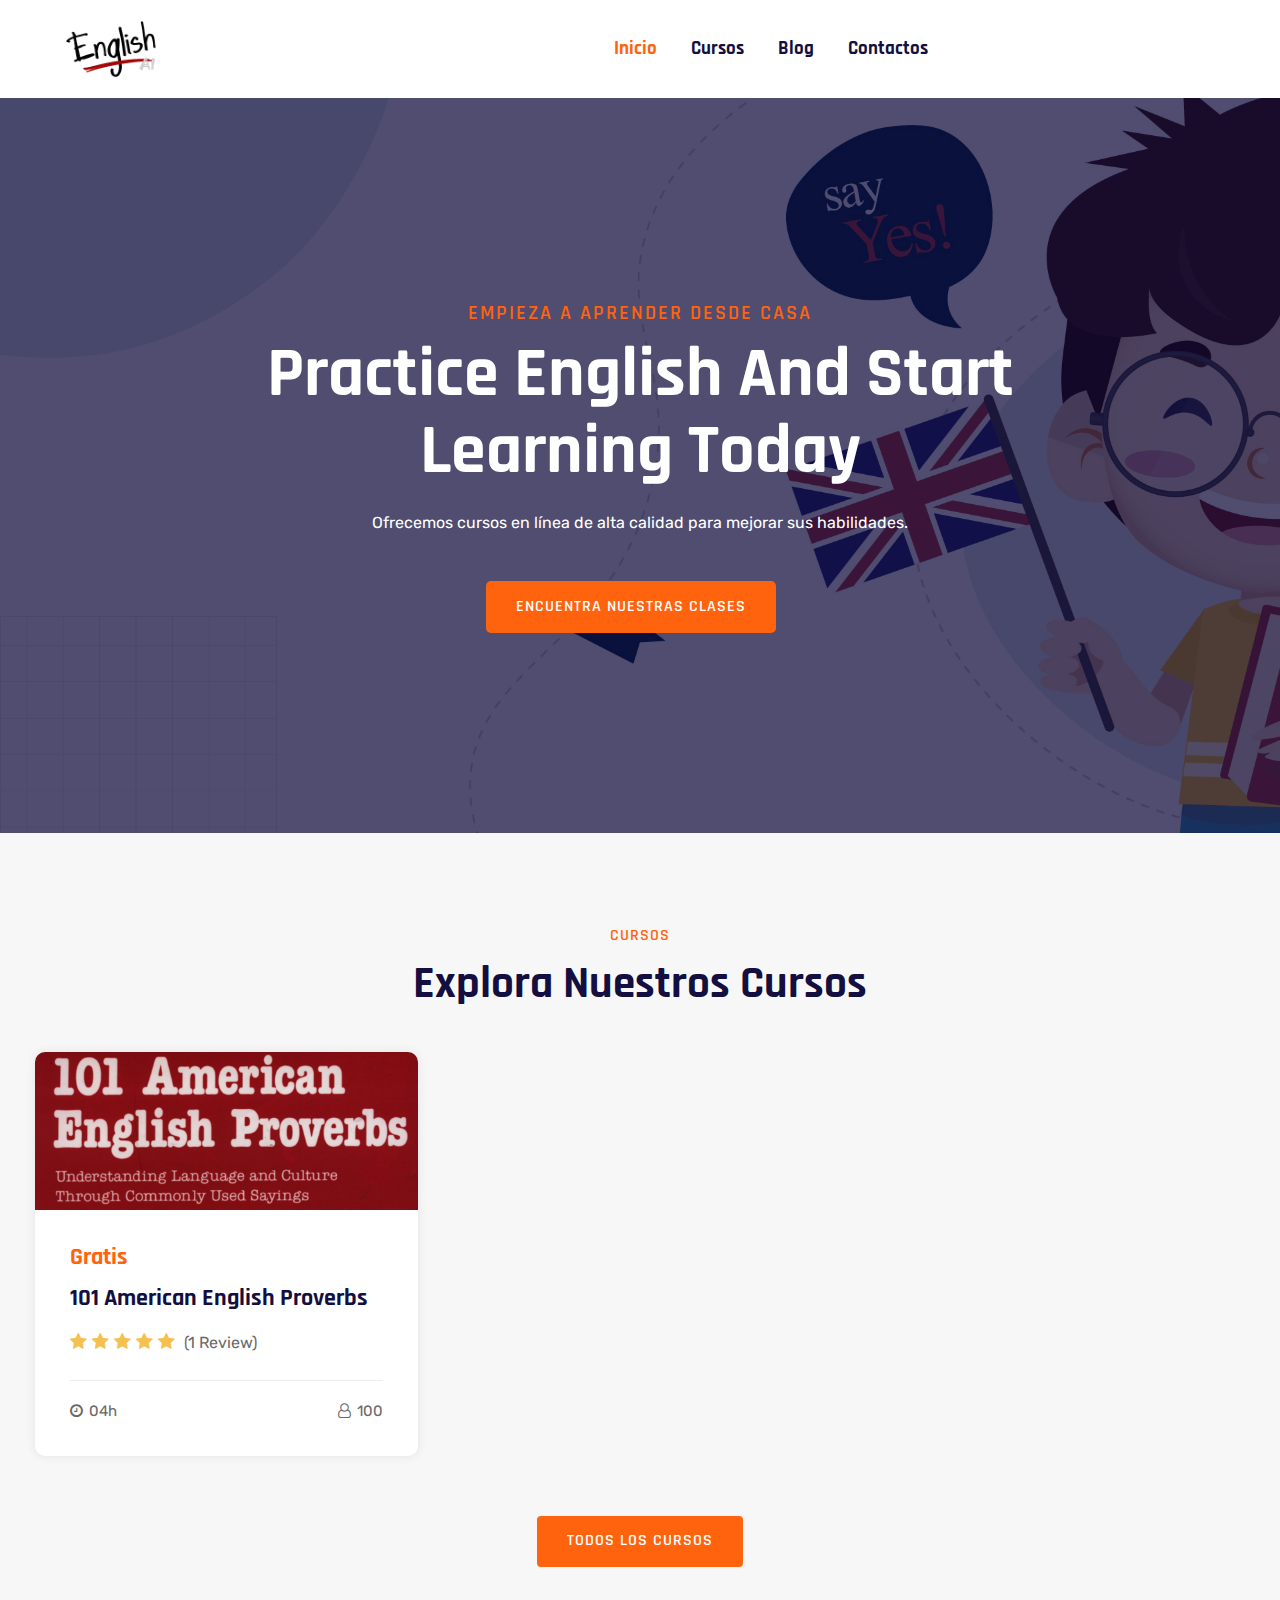
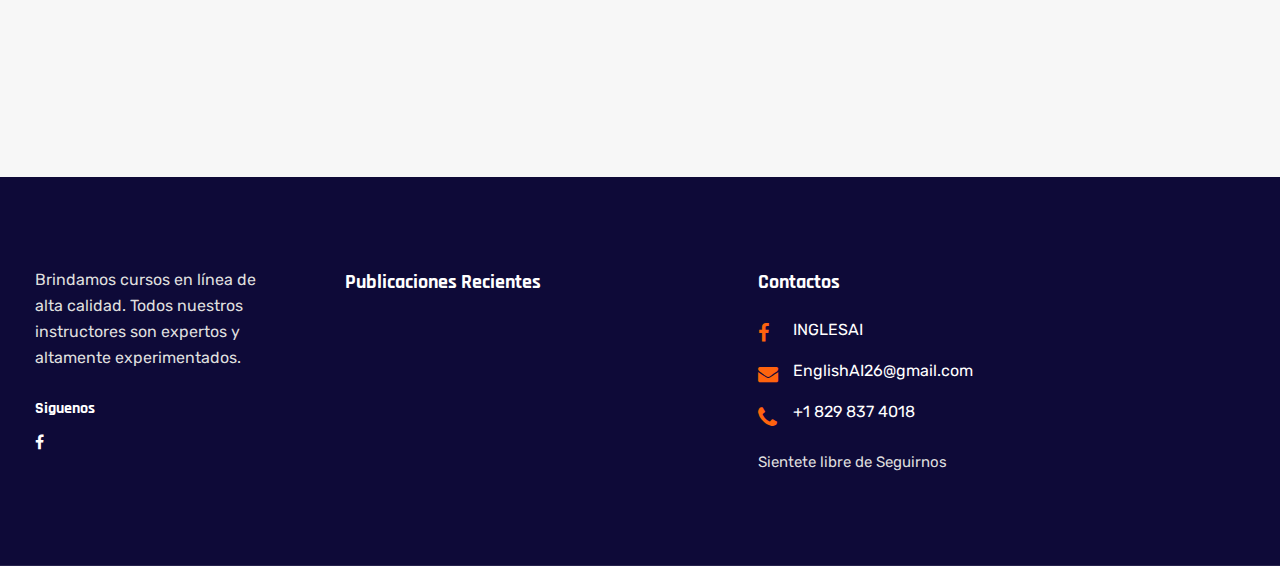
<file: index.html>
<!DOCTYPE html>
<html lang="zxx">

<head>
    <meta charset="utf-8">
    <meta name="viewport" content="width=device-width, initial-scale=1, shrink-to-fit=no">
    <meta name="keywords" content="">
    <meta name="description" content="">
    <title>EnglishAI – Aprendiendo Inglés</title>
    <!--favicon-->
    <link rel="shortcut icon" type="image/png" href="assets/images/favicon.png">
    <!--bootstrap css-->
    <link rel="stylesheet" type="text/css" href="assets/css/bootstrap.min.css">
    <!--owl carousel css-->
    <link rel="stylesheet" type="text/css" href="assets/css/owl.carousel.min.css">
    <!--magnific popup css-->
    <link rel="stylesheet" type="text/css" href="assets/css/magnific-popup.css">
    <!--font awesome css-->
    <link rel="stylesheet" type="text/css" href="assets/css/font-awesome.min.css">
    <!--meanmenu css-->
    <link rel="stylesheet" type="text/css" href="assets/css/meanmenu.css">
    <!--animate css-->
    <link rel="stylesheet" type="text/css" href="assets/css/animate.css">
    <!--main css-->
    <link rel="stylesheet" type="text/css" href="assets/css/style.css">
    <!--responsive css-->
    <link rel="stylesheet" type="text/css" href="assets/css/responsive.css">
</head>

<body>
    <!--star preloader-->
    <div class="preloader">
        <div class="d-table">
            <div class="d-table-cell align-middle">
                <div class="spinner">
                    <div class="double-bounce1"></div>
                    <div class="double-bounce2"></div>
                </div>
            </div>
        </div>
    </div>
    <!--end preloader-->
    <div class="sidebar-wrap">
        <div class="sidebar-inner">
            <div class="sidebar-close">
                <div class="sidebar-close-btn">
                    <i class="fa fa-times"></i>
                </div>
            </div>
            <div class="sidebar-content">
                <div class="sidebar-logo">
                    <a href="index.html">
                        <img class="img-fluid" src="assets/images/logo.png" alt="logo.png">
                    </a>
                </div>
                <div class="mobile-menu"></div>
                <div class="search-form">
                    <input type="text" placeholder="Search Courses" class="form-control">
                    <span><i class="fa fa-search"></i></span>
                </div>
                <div class="contact-info">
                    <ul>
                        <li><i class="fa fa-envelope"></i> Englishai26@gmail.com</li>
                        <li><i class="fa fa-phone"></i> +1 829 837 4018</li>
                    </ul>
                </div>
                <div class="social-icon">
                    <ul>
                        <li><span>Siguenos:</span></li>
                        <li><a href="https://web.facebook.com/InglesAI"><i class="fa fa-facebook"></i></a></li>
                    </ul>
                </div>
                <div class="header-log-reg">
                    
                </div>
            </div>
        </div>
    </div>
    <!-- start header-top-area -->
    <header class="header-area">
        
        <!--end header-top-area-->
        <!--start header-btm-area-->
        <div class="header-btm-area">
            <div class="container">
                <div class="main-menu-wrap">
                    <!--start site logo-->
                    <div class="site-logo">
                        <a class="logo" href="index.html"><img src="assets/images/logo.png" alt="logo"></a>
                    </div>
                    <!--end site logo-->
                    <!--start mainmenu-->
                    <div class="main-menu-area text-right">
                        <nav class="mainmenu">
                            <ul>
                                <li>
                                    <a class="active" href="index.html">Inicio</a>
                                </li>
                                
                                <li><a href="courses.html">Cursos</a>
                                    <ul class="sub-menu">
                      .                  <li><a href="courses.html">Cursos</a></li>
                                        <li><a href="course-single.html">Curso Simple</a></li>
                                    </ul>
                                </li>
                               
                                <li><a href="blog.html">Blog</a>
                                    <ul class="sub-menu">
                                        <li><a href="blog.html">Blog</a></li>
                                        <li><a href="blog-single.html">Detalle de Blog</a></li>
                                    </ul>
                                </li>
                                <li><a href="contact.html">Contactos</a></li>
                            </ul>
                        </nav>
                    </div>
                    <!--end mainmenu-->
                    <!--start cart icon-->
                   
                    <!--end cart icon-->
                    <!--start toggle button-->
                    <div class="header-toggle-btn">
                        <a class="sidebar-toggle-btn">
                            <i class="fa fa-bars"></i>
                        </a>
                    </div>
                    <!--end toggle button-->
                </div>
            </div>
        </div>
    </header>
    <!--end header-->
    <!--start hero area-->
    <section class="hero-area">
        <div class="container">
            <div class="caption-content text-center">
                <h4>Empieza a Aprender desde Casa</h4>
                <h2>Practice English And Start Learning Today</h2>
                <p>Ofrecemos cursos en línea de alta calidad para mejorar sus habilidades.</p>
                <ul>
                    <li><a href="courses.html">Encuentra Nuestras Clases</a></li>
                </ul>
            </div>
        </div>
    </section>
    <!--end hero area-->
    <!--start course area-->
    <section class="course-area bg-gray">
        <div class="container">
            <div class="row">
                <!--start heading-->
                <div class="col-lg-8 offset-lg-2">
                    <div class="sec-heading text-center">
                        <h4>Cursos</h4>
                        <h2>Explora Nuestros Cursos</h2>
                    </div>
                </div>
                <!--end heading-->
            </div>
            <div class="row">
                <!--start course card-->
                <div class="col-lg-4 col-md-6">
                    <div class="course-card">
                        <div class="course-thumbnail">
                            <a href="#">
                                <img src="assets/images/course-3.jpg" class="img-fluid" alt="image">
                            </a>
                        </div>
                        <div class="course-content">
                            <span class="course-price">Gratis</span>
                            <h3 class="course-title">
                                <a href="#">101 American English Proverbs</a>
                            </h3>
                            <div class="course-rating">
                                <span class="star-rating-group">
                                    <i class="fa fa-star"></i>
                                    <i class="fa fa-star"></i>
                                    <i class="fa fa-star"></i>
                                    <i class="fa fa-star"></i>
                                    <i class="fa fa-star"></i>
                                </span>
                                <span class="course-rating-count">(1 Review)</span>
                            </div>
                            <div class="course-content-footer">
                                <ul>
                                    <li class="course-duration"><i class="fa fa-clock-o"></i> 04h </li>
                                    <li class="course-user"><i class="fa fa-user-o"></i> 100</li>
                                </ul>
                            </div>
                        </div>
                    </div>
                </div>
                <!--end course card-->
            </div>
            <div class="row">
                <div class="col-lg-12">
                    <div class="category-btn btn-default text-center">
                        <a href="courses.html">Todos los Cursos</a>
                    </div>
                </div>
            </div>
        </div>
    </section>
    <!--end course area-->
    <!--start footer-area-->
    <footer class="footer-area">
        <!--start footer top area-->
        <div class="footer-top-area">
            <div class="container">
                <div class="row">
                    <!--start footer widget-->
                    <div class="col-lg-3 col-md-6">
                        <div class="footer-widget logo">
                            <div class="footer-about-description">
                                <p>Brindamos cursos en línea de alta calidad. Todos nuestros instructores son expertos y altamente experimentados.
                                </p>
                            </div>
                            <h6>Siguenos</h6>
                            <ul class="footer-social-icons">
                                <li><a href="https://web.facebook.com/InglesAI"><i class="fa fa-facebook"></i></a></li>
                            </ul>
                        </div>
                    </div>
                    <!--end footer widget-->
                    
                    <!--start footer widget-->
                    <div class="col-lg-4 col-md-6">
                        <div class="footer-widget recent-post">
                            <h4> Publicaciones Recientes</h4>
                        </div>
                    </div>
                    <!--end footer widget-->
                    <!--start footer widget-->
                    <div class="col-lg-3 col-md-6">
                        <div class="footer-widget footer-contact">
                            <h4>Contactos</h4>
                            <ul>
                                <li>
                                    <i class="fa fa-facebook"></i>
                                    <p class="m-0">INGLESAI</p>
                                </li>
                                <li>
                                    <i class="fa fa-envelope" aria-hidden="true"></i>
                                    <p class="m-0">EnglishAI26@gmail.com</p>
                                </li>
                                <li>
                                    <i class="fa fa-phone" aria-hidden="true"></i>
                                    <p class="m-0">+1 829 837 4018</p>
                                </li>
                                <li class="p-0 info">Sientete libre de Seguirnos
                                </li>
                            </ul>
                        </div>
                    </div>
                    <!--end footer widget-->
                </div>
            </div>
        </div>
        <!--end footer top area-->
    
    </footer>
    <!--end footer-->
    <!--jQuery js-->
    <script src="assets/js/jquery-3.3.1.min.js"></script>
    <!--proper js-->
    <script src="assets/js/popper.min.js"></script>
    <!--bootstrap js-->
    <script src="assets/js/bootstrap.min.js"></script>
    <!--mainmenu js-->
    <script src="assets/js/meanmenu.min.js"></script>
    <!--counterup js-->
    <script src="assets/js/counterup.min.js"></script>
    <!--waypoints js-->
    <script src="assets/js/waypoints.js"></script>
    <!--magnic popup js-->
    <script src="assets/js/magnific-popup.min.js"></script>
    <!--owl carousel js-->
    <script src="assets/js/owl.carousel.min.js"></script>
    <!--syotimer js-->
    <script src="assets/js/syotimer.min.js"></script>
    <!--main js-->
    <script src="assets/js/custom.js"></script>
</body>

</html>
</file>
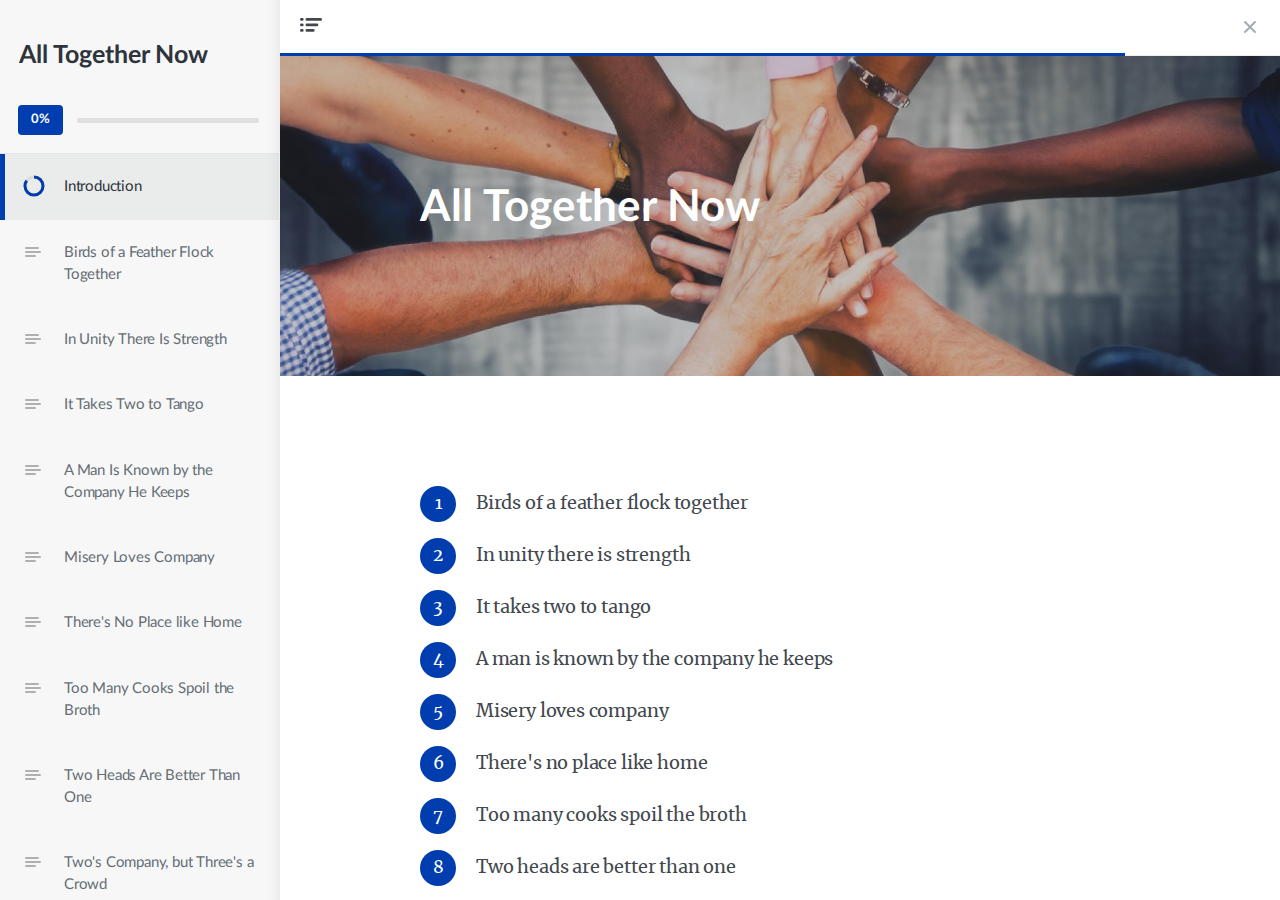
<file: new/res/index.html>
<!DOCTYPE html>
<html lang="en">
<head>
	<meta charset="UTF-8">
	<meta name="viewport" content="width=device-width,initial-scale=1,user-scalable=no"/>
	<title>101 American Proverbs</title>
	<script src="unsupportedBrowser/unsupported-browser.min.js"></script>
	<script src="js/polyfills.min.js"></script>
	<script src="js/focus-visible.min.js"></script>
	<script src="js/core-polyfill.min.js"></script>
	<script src="js/css-vars-ponyfill.min.js"></script>
	<script src="js/hyper.min.js"></script>
	<script src="js/protobuf.min.js"></script>
	<script src="js/resizeobserver.js"></script>
	<script src="js/immer.umd.js"></script>
	<script src="js/output.min.js"></script>
	<script src="connectors/scorm.min.js"></script>
	<link href="fonts/fonts.css" rel="stylesheet">
	<link href="styles/bundle.css" rel="stylesheet">
	
</head>
<body>
<script>
	function startFn(resumeState) {
		return window.start('lng/en-US/messages.json', 'styles/bundle.css',resumeState, '', '')
	}
	window.onload = function() {
		iSpring.roll.LMS.create({"apiVersion":"scorm2004","contentId":"d3414999-5173-407f-841f-372d7b8c3f26","flags":0,"edition":"4","chaptersCount":10}, {})
			.initialize(startFn)
	}
</script>
</body>
</html>
</file>
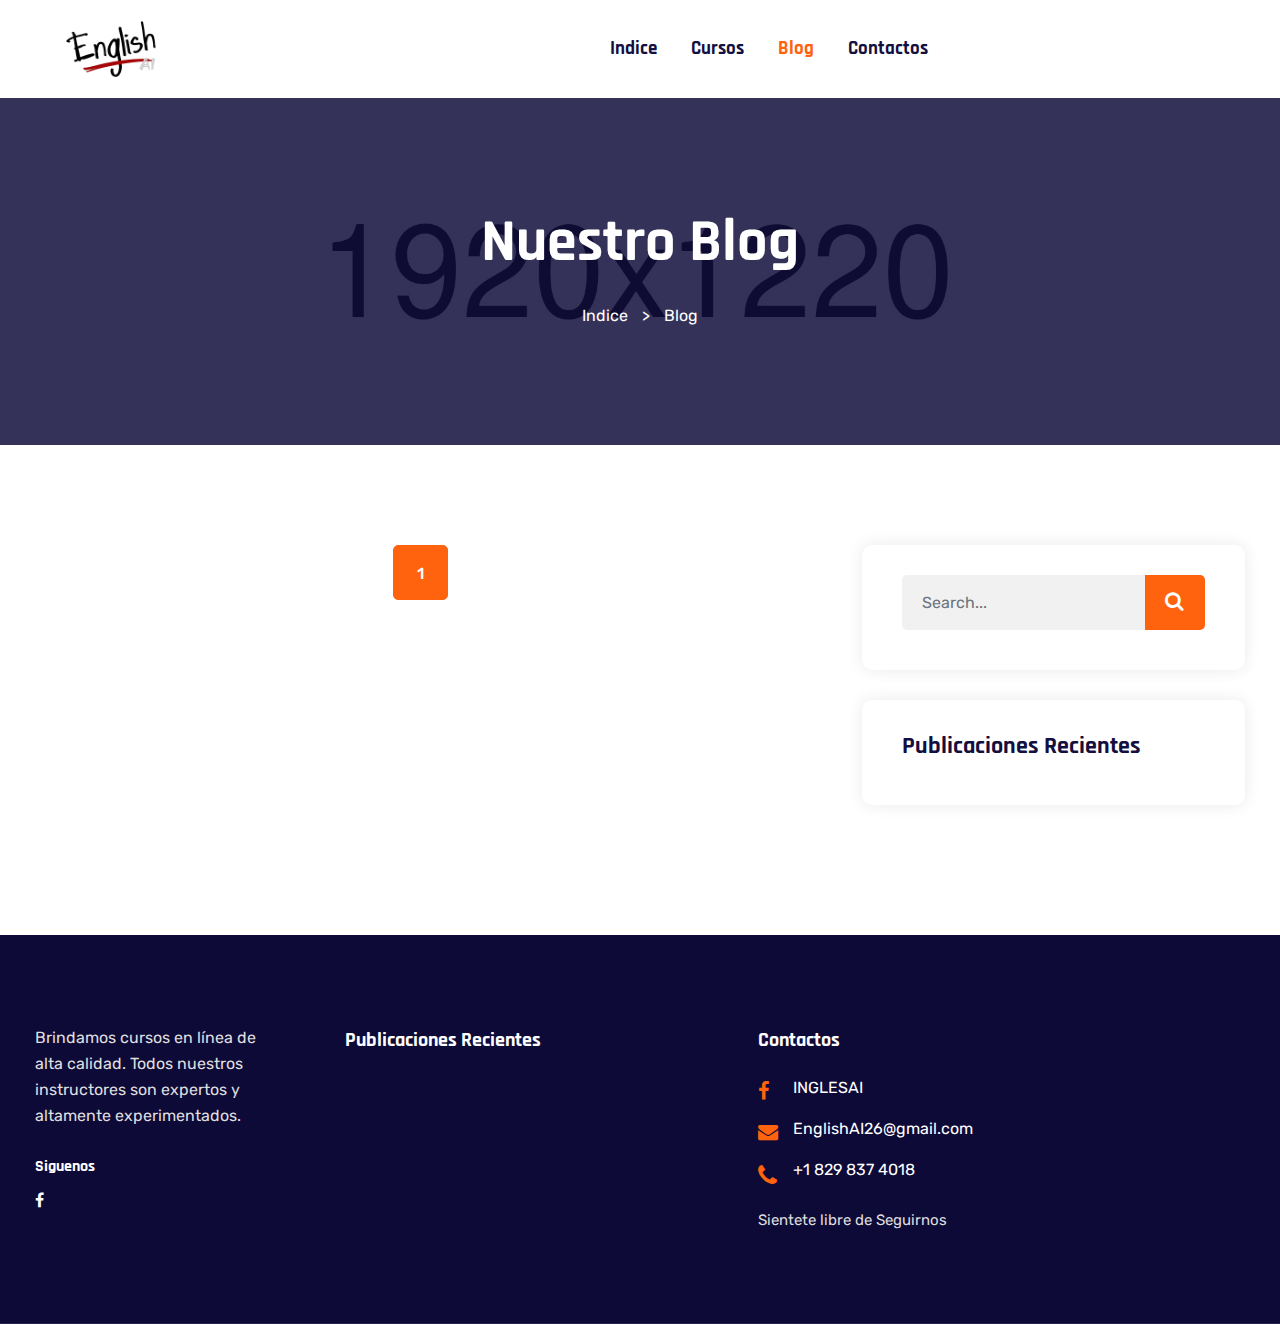
<file: blog.html>
<!DOCTYPE html>
<html lang="zxx">

<head>
    <meta charset="utf-8">
    <meta name="viewport" content="width=device-width, initial-scale=1, shrink-to-fit=no">
    <meta name="keywords" content="">
    <meta name="description" content="">
    <title>EnglishAI – Aprendiendo Inglés</title>
    <!--favicon-->
    <link rel="shortcut icon" type="image/png" href="assets/images/favicon.png">
    <!--bootstrap css-->
    <link rel="stylesheet" type="text/css" href="assets/css/bootstrap.min.css">
    <!--owl carousel css-->
    <link rel="stylesheet" type="text/css" href="assets/css/owl.carousel.min.css">
    <!--magnific popup css-->
    <link rel="stylesheet" type="text/css" href="assets/css/magnific-popup.css">
    <!--font awesome css-->
    <link rel="stylesheet" type="text/css" href="assets/css/font-awesome.min.css">
    <!--meanmenu css-->
    <link rel="stylesheet" type="text/css" href="assets/css/meanmenu.css">
    <!--animate css-->
    <link rel="stylesheet" type="text/css" href="assets/css/animate.css">
    <!--main css-->
    <link rel="stylesheet" type="text/css" href="assets/css/style.css">
    <!--responsive css-->
    <link rel="stylesheet" type="text/css" href="assets/css/responsive.css">
</head>

<body>
    <!--star preloader-->
    <div class="preloader">
        <div class="d-table">
            <div class="d-table-cell align-middle">
                <div class="spinner">
                    <div class="double-bounce1"></div>
                    <div class="double-bounce2"></div>
                </div>
            </div>
        </div>
    </div>
    <!--end preloader-->
    <div class="sidebar-wrap">
        <div class="sidebar-inner">
            <div class="sidebar-close">
                <div class="sidebar-close-btn">
                    <i class="fa fa-times"></i>
                </div>
            </div>
            <div class="sidebar-content">
                <div class="sidebar-logo">
                    <a href="index.html">
                        <img class="img-fluid" src="assets/images/logo.png" alt="logo.png">
                    </a>
                </div>
                <div class="mobile-menu"></div>
                <div class="search-form">
                    <input type="text" placeholder="Search Courses" class="form-control">
                    <span><i class="fa fa-search"></i></span>
                </div>
                <div class="contact-info">
                    <ul>
                        <li><i class="fa fa-envelope"></i> EnglishAI26@gmail.com</li>
                        <li><i class="fa fa-phone"></i> +98 012345 6789</li>
                    </ul>
                </div>
                <div class="social-icon">
                    <ul>
                        <li><span>Siguenos:</span></li>
                        <li><a href="https://web.facebook.com/InglesAI"><i class="fa fa-facebook"></i></a></li>
                    </ul>
                </div>
                
            </div>
        </div>
    </div>
    <!-- start header-top-area -->
    <header class="header-area">
        
        <!--end header-top-area-->
        <!--start header-btm-area-->
        <div class="header-btm-area">
            <div class="container">
                <div class="main-menu-wrap">
                    <!--start site logo-->
                    <div class="site-logo">
                        <a class="logo" href="index.html"><img src="assets/images/logo.png" alt="logo"></a>
                    </div>
                    <!--end site logo-->
                    <!--start mainmenu-->
                    <div class="main-menu-area text-right">
                        <nav class="mainmenu">
                            <ul>
                                <li>
                                    <a href="index.html">Indice</a>
                                </li>
                                <li><a href="courses.html">Cursos</a>
                                </li>
                                <li><a class="active" href="blog.html">Blog</a>
                                </li>
                                <li><a href="contact.html">Contactos</a></li>
                            </ul>
                        </nav>
                    </div>
                    <!--end mainmenu-->
                    <!--start toggle button-->
                    <div class="header-toggle-btn">
                        <a class="sidebar-toggle-btn">
                            <i class="fa fa-bars"></i>
                        </a>
                    </div>
                    <!--end toggle button-->
                </div>
            </div>
        </div>
    </header>
    <!--end header-->
    <!--start hero area-->
    <section class="page-banner-area">
        <div class="container">
            <div class="row">
                <!--start heading-->
                <div class="col-lg-10 offset-lg-1">
                    <div class="banner-content text-center">
                        <h1>Nuestro Blog</h1>
                        <p><a href="index.html">Indice</a> <span> > </span>Blog</p>
                    </div>
                </div>
                <!--end heading-->
            </div>
        </div>
    </section>
    <!--end hero area-->
    <!--start blog area-->
    <section class="blog-area two">
        <div class="container">
            <div class="row">
                <div class="col-md-8 all-posts-wrap">
                    <div class="blog-pagination text-center">
                        <ul>
                            <li><span>1</span></li>
                        </ul>
                    </div>
                </div>
                <!--start sidebar-->
                <div class="col-md-4">
                    <div class="blog-sidebar">
                        <!--start widget-->
                        <div class="search-form widget">
                            <form>
                                <input type="text" placeholder="Search..." class="form-control">
                                <button type="submit"><i class="fa fa-search"></i></button>
                            </form>
                        </div>
                        <!--end widget-->
                        <!--start widget-->
                        <div class="latest-post widget">
                            <h4>Publicaciones Recientes</h4>
                        </div>
                        <!--end widget-->
                    </div>
                </div>
                <!--end sidebar-->
            </div>
        </div>
    </section>
    <!--end blog area-->
    <!--start footer-area-->
    <footer class="footer-area">
        <!--start footer top area-->
        <div class="footer-top-area">
            <div class="container">
                <div class="row">
                    <!--start footer widget-->
                    <div class="col-lg-3 col-md-6">
                        <div class="footer-widget logo">
                            <div class="footer-about-description">
                                <p>Brindamos cursos en línea de alta calidad. Todos nuestros instructores son expertos y altamente experimentados.
                                </p>
                            </div>
                            <h6>Siguenos</h6>
                            <ul class="footer-social-icons">
                                <li><a href="https://web.facebook.com/InglesAI"><i class="fa fa-facebook"></i></a></li>
                            </ul>
                        </div>
                    </div>
                    <!--end footer widget-->
                    <!--start footer widget-->
                    <div class="col-lg-4 col-md-6">
                        <div class="footer-widget recent-post">
                            <h4> Publicaciones Recientes</h4>
                        </div>
                    </div>
                    <!--end footer widget-->
                    <!--start footer widget-->
                    <div class="col-lg-3 col-md-6">
                        <div class="footer-widget footer-contact">
                            <h4>Contactos</h4>
                            <ul>
                                <li>
                                    <i class="fa fa-facebook"></i>
                                    <p class="m-0">INGLESAI</p>
                                </li>
                                <li>
                                    <i class="fa fa-envelope" aria-hidden="true"></i>
                                    <p class="m-0">EnglishAI26@gmail.com</p>
                                </li>
                                <li>
                                    <i class="fa fa-phone" aria-hidden="true"></i>
                                    <p class="m-0">+1 829 837 4018</p>
                                </li>
                                <li class="p-0 info">Sientete libre de Seguirnos
                                </li>
                            </ul>
                        </div>
                    </div>
                    <!--end footer widget-->
                </div>
            </div>
        </div>
        <!--end footer top area-->
    
    </footer>
    <!--end footer-->
    <!--jQuery js-->
    <script src="assets/js/jquery-3.3.1.min.js"></script>
    <!--proper js-->
    <script src="assets/js/popper.min.js"></script>
    <!--bootstrap js-->
    <script src="assets/js/bootstrap.min.js"></script>
    <!--mainmenu js-->
    <script src="assets/js/meanmenu.min.js"></script>
    <!--counterup js-->
    <script src="assets/js/counterup.min.js"></script>
    <!--waypoints js-->
    <script src="assets/js/waypoints.js"></script>
    <!--magnic popup js-->
    <script src="assets/js/magnific-popup.min.js"></script>
    <!--owl carousel js-->
    <script src="assets/js/owl.carousel.min.js"></script>
    <!--syotimer js-->
    <script src="assets/js/syotimer.min.js"></script>
    <!--main js-->
    <script src="assets/js/custom.js"></script>
</body>

</html>
</file>
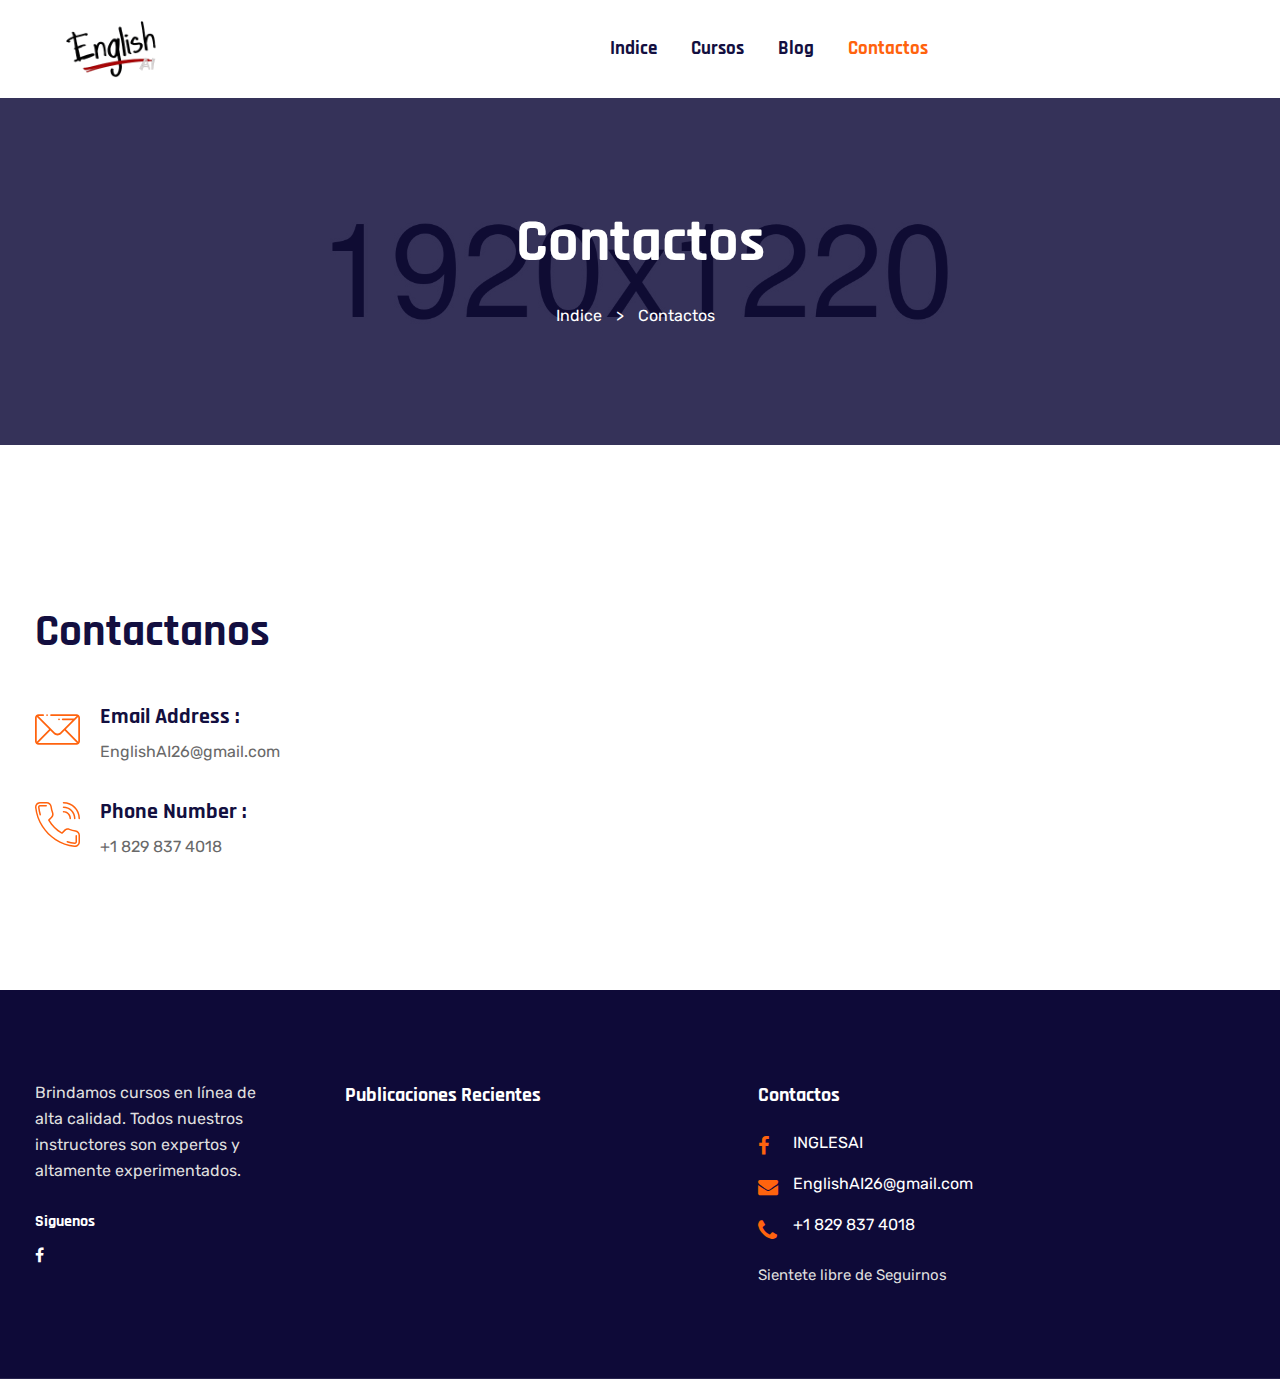
<file: contact.html>
<!DOCTYPE html>
<html lang="zxx">

<head>
    <meta charset="utf-8">
    <meta name="viewport" content="width=device-width, initial-scale=1, shrink-to-fit=no">
    <meta name="keywords" content="">
    <meta name="description" content="">
    <title>EnglishAI – Aprendiendo Inglés</title>
    <!--favicon-->
    <link rel="shortcut icon" type="image/png" href="assets/images/favicon.png">
    <!--bootstrap css-->
    <link rel="stylesheet" type="text/css" href="assets/css/bootstrap.min.css">
    <!--owl carousel css-->
    <link rel="stylesheet" type="text/css" href="assets/css/owl.carousel.min.css">
    <!--magnific popup css-->
    <link rel="stylesheet" type="text/css" href="assets/css/magnific-popup.css">
    <!--font awesome css-->
    <link rel="stylesheet" type="text/css" href="assets/css/font-awesome.min.css">
    <!--meanmenu css-->
    <link rel="stylesheet" type="text/css" href="assets/css/meanmenu.css">
    <!--animate css-->
    <link rel="stylesheet" type="text/css" href="assets/css/animate.css">
    <!--main css-->
    <link rel="stylesheet" type="text/css" href="assets/css/style.css">
    <!--responsive css-->
    <link rel="stylesheet" type="text/css" href="assets/css/responsive.css">
</head>

<body>
    <!--star preloader-->
    <div class="preloader">
        <div class="d-table">
            <div class="d-table-cell align-middle">
                <div class="spinner">
                    <div class="double-bounce1"></div>
                    <div class="double-bounce2"></div>
                </div>
            </div>
        </div>
    </div>
    <!--end preloader-->
    <div class="sidebar-wrap">
        <div class="sidebar-inner">
            <div class="sidebar-close">
                <div class="sidebar-close-btn">
                    <i class="fa fa-times"></i>
                </div>
            </div>
            <div class="sidebar-content">
                <div class="sidebar-logo">
                    <a href="index.html">
                        <img class="img-fluid" src="assets/images/logo.png" alt="logo.png">
                    </a>
                </div>
                <div class="mobile-menu"></div>
                <div class="search-form">
                    <input type="text" placeholder="Search Courses" class="form-control">
                    <span><i class="fa fa-search"></i></span>
                </div>
                <div class="contact-info">
                    <ul>
                        <li><i class="fa fa-envelope"></i> Englishai26@gmail.com</li>
                        <li><i class="fa fa-phone"></i> +1 829 837 4018</li>
                    </ul>
                </div>
                <div class="social-icon">
                    <ul>
                        <li><span>Siguenos:</span></li>
                        <li><a href="#"><i class="fa fa-twitter"></i></a>
                        </li>
                        <li><a href="#"><i class="fa fa-linkedin"></i></a></li>
                        <li><a href="#"><i class="fa fa-dribbble"></i></a></li>
                    </ul>
                </div>
                
            </div>
        </div>
    </div>
    <!-- start header-top-area -->
    <header class="header-area">
        <!--end header-top-area-->
        <!--start header-btm-area-->
        <div class="header-btm-area">
            <div class="container">
                <div class="main-menu-wrap">
                    <!--start site logo-->
                    <div class="site-logo">
                        <a class="logo" href="index.html"><img src="assets/images/logo.png" alt="logo"></a>
                    </div>
                    <!--end site logo-->
                    <!--start mainmenu-->
                    <div class="main-menu-area text-right">
                        <nav class="mainmenu">
                            <ul>
                                <li>
                                    <a href="index.html">Indice</a>
                                </li>
                                <li><a href="#">Cursos</a>
                                </li>
                                <li><a href="blog.html">Blog</a>
                                </li>
                                <li><a class="active" href="contact.html">Contactos</a></li>
                            </ul>
                        </nav>
                    </div>
                    <!--end mainmenu-->
                    <!--start toggle button-->
                    <div class="header-toggle-btn">
                        <a class="sidebar-toggle-btn">
                            <i class="fa fa-bars"></i>
                        </a>
                    </div>
                    <!--end toggle button-->
                </div>
            </div>
        </div>
    </header>
    <!--end header-->
    <!--start hero area-->
    <section class="page-banner-area">
        <div class="container">
            <div class="row">
                <!--start heading-->
                <div class="col-lg-12">
                    <div class="banner-content text-center">
                        <h1>Contactos</h1>
                        <p><a href="index.html">Indice</a> <span> > </span><a href="index.html">Contactos</a> </p>
                    </div>
                </div>
                <!--end heading-->
            </div>
        </div>
    </section>
    <!--end hero area-->
    <!--start contact area-->
    <section class="contact-area">
        <div class="container">
            <div class="row">
                <div class="col-md-6">
                    <div class="contact-desc">
                        <h2>Contactanos</h2>
                        <p></p>
                    </div>

                    <div class="contact-info-single">
                        <div class="contact-icon">
                            <img src="assets/images/icons/email.svg" alt="image">
                        </div>
                        <div class="contact-cont">
                            <h3>Email Address :</h3>
                            <p>EnglishAI26@gmail.com</p>
                        </div>
                    </div>
                    <div class="contact-info-single">
                        <div class="contact-icon">
                            <img src="assets/images/icons/telephone.svg" alt="image">
                        </div>
                        <div class="contact-cont">
                            <h3>Phone Number :</h3>
                            <p>+1 829 837 4018</p>
                        </div>
                    </div>
                    
                </div>
            </div>
        </div>
    </section>
    <!--end contact area-->
    <!--start footer-area-->
    <footer class="footer-area">
        <!--start footer top area-->
        <div class="footer-top-area">
            <div class="container">
                <div class="row">
                    <!--start footer widget-->
                    <div class="col-lg-3 col-md-6">
                        <div class="footer-widget logo">
                            <div class="footer-about-description">
                                <p>Brindamos cursos en línea de alta calidad. Todos nuestros instructores son expertos y altamente experimentados.
                                </p>
                            </div>
                            <h6>Siguenos</h6>
                            <ul class="footer-social-icons">
                                <li><a href="https://web.facebook.com/InglesAI"><i class="fa fa-facebook"></i></a></li>
                            </ul>
                        </div>
                    </div>
                    <!--end footer widget-->
                    
                    <!--start footer widget-->
                    <div class="col-lg-4 col-md-6">
                        <div class="footer-widget recent-post">
                            <h4> Publicaciones Recientes</h4>
                        </div>
                    </div>
                    <!--end footer widget-->
                    <!--start footer widget-->
                    <div class="col-lg-3 col-md-6">
                        <div class="footer-widget footer-contact">
                            <h4>Contactos</h4>
                            <ul>
                                <li>
                                    <i class="fa fa-facebook"></i>
                                    <p class="m-0">INGLESAI</p>
                                </li>
                                <li>
                                    <i class="fa fa-envelope" aria-hidden="true"></i>
                                    <p class="m-0">EnglishAI26@gmail.com</p>
                                </li>
                                <li>
                                    <i class="fa fa-phone" aria-hidden="true"></i>
                                    <p class="m-0">+1 829 837 4018</p>
                                </li>
                                <li class="p-0 info">Sientete libre de Seguirnos
                                </li>
                            </ul>
                        </div>
                    </div>
                    <!--end footer widget-->
                </div>
            </div>
        </div>
        <!--end footer top area-->
    
    </footer>
    <!--end footer-->
    <!--jQuery js-->
    <script src="assets/js/jquery-3.3.1.min.js"></script>
    <!--proper js-->
    <script src="assets/js/popper.min.js"></script>
    <!--bootstrap js-->
    <script src="assets/js/bootstrap.min.js"></script>
    <!--mainmenu js-->
    <script src="assets/js/meanmenu.min.js"></script>
    <!--counterup js-->
    <script src="assets/js/counterup.min.js"></script>
    <!--waypoints js-->
    <script src="assets/js/waypoints.js"></script>
    <!--magnic popup js-->
    <script src="assets/js/magnific-popup.min.js"></script>
    <!--owl carousel js-->
    <script src="assets/js/owl.carousel.min.js"></script>
    <!--syotimer js-->
    <script src="assets/js/syotimer.min.js"></script>
    <!--main js-->
    <script src="assets/js/custom.js"></script>
</body>

</html>
</file>
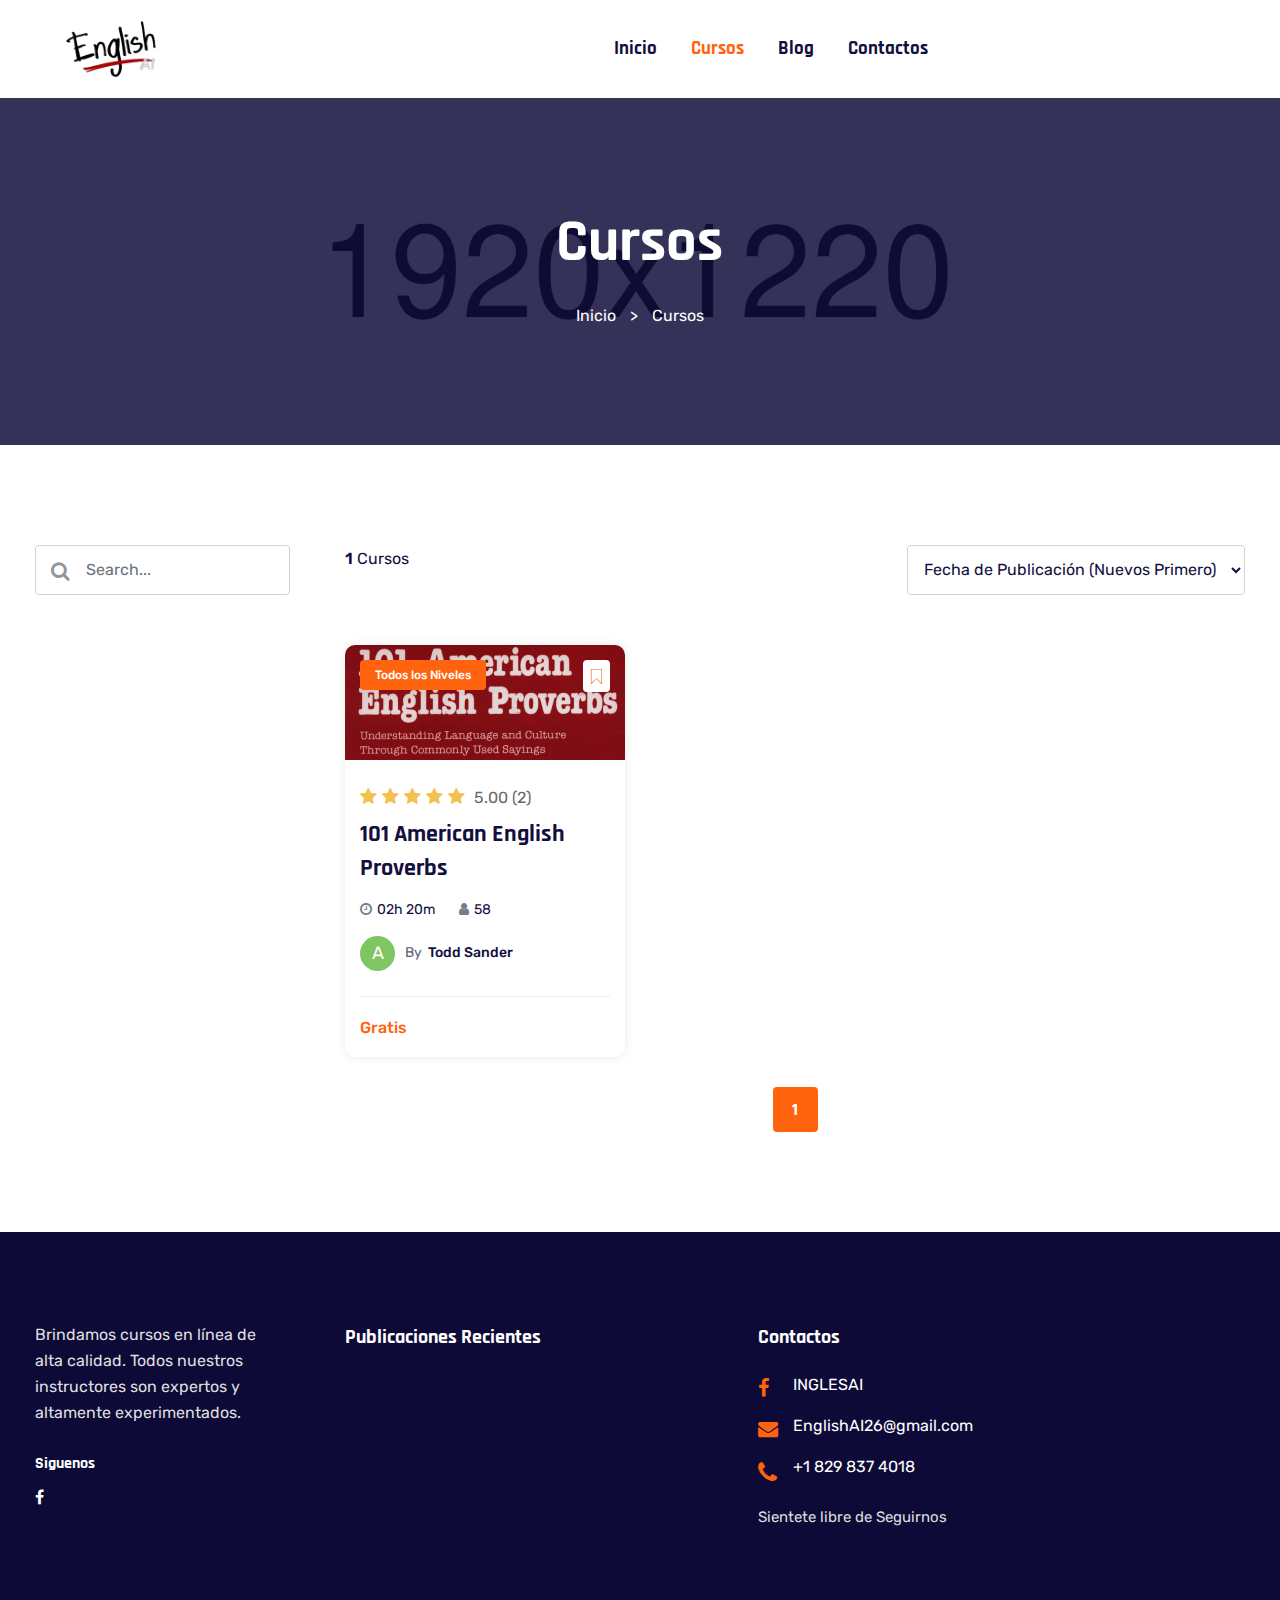
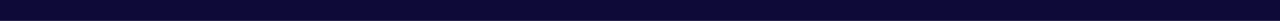
<file: courses.html>
<!DOCTYPE html>
<html lang="zxx">

<head>
    <meta charset="utf-8">
    <meta name="viewport" content="width=device-width, initial-scale=1, shrink-to-fit=no">
    <meta name="keywords" content="">
    <meta name="description" content="">
    <title>EnglishAI – Aprendiendo Inglés</title>
    <!--favicon-->
    <link rel="shortcut icon" type="image/png" href="assets/images/favicon.png">
    <!--bootstrap css-->
    <link rel="stylesheet" type="text/css" href="assets/css/bootstrap.min.css">
    <!--owl carousel css-->
    <link rel="stylesheet" type="text/css" href="assets/css/owl.carousel.min.css">
    <!--magnific popup css-->
    <link rel="stylesheet" type="text/css" href="assets/css/magnific-popup.css">
    <!--font awesome css-->
    <link rel="stylesheet" type="text/css" href="assets/css/font-awesome.min.css">
    <!--meanmenu css-->
    <link rel="stylesheet" type="text/css" href="assets/css/meanmenu.css">
    <!--animate css-->
    <link rel="stylesheet" type="text/css" href="assets/css/animate.css">
    <!--main css-->
    <link rel="stylesheet" type="text/css" href="assets/css/style.css">
    <!--responsive css-->
    <link rel="stylesheet" type="text/css" href="assets/css/responsive.css">
</head>

<body>
    <!--star preloader-->
    <div class="preloader">
        <div class="d-table">
            <div class="d-table-cell align-middle">
                <div class="spinner">
                    <div class="double-bounce1"></div>
                    <div class="double-bounce2"></div>
                </div>
            </div>
        </div>
    </div>
    <!--end preloader-->
    <div class="sidebar-wrap">
        <div class="sidebar-inner">
            <div class="sidebar-close">
                <div class="sidebar-close-btn">
                    <i class="fa fa-times"></i>
                </div>
            </div>
            <div class="sidebar-content">
                <div class="sidebar-logo">
                    <a href="index.html">
                        <img class="img-fluid" src="assets/images/logo.png" alt="logo.png">
                    </a>
                </div>
                <div class="mobile-menu"></div>
                <div class="search-form">
                    <input type="text" placeholder="Search Courses" class="form-control">
                    <span><i class="fa fa-search"></i></span>
                </div>
                <div class="contact-info">
                    <ul>
                        <li><i class="fa fa-envelope"></i> Englishai26@gmail.com</li>
                        <li><i class="fa fa-phone"></i> +1 829 837 4018</li>
                    </ul>
                </div>
                <div class="social-icon">
                    <ul>
                        <li><span>Follow Us:</span></li>
                        <li><a href="https://web.facebook.com/InglesAI"><i class="fa fa-facebook"></i></a></li>
                    </ul>
                </div>

            </div>
        </div>
    </div>
    <!-- start header-top-area -->
    <header class="header-area">
       
        <!--start header-btm-area-->
        <div class="header-btm-area">
            <div class="container">
                <div class="main-menu-wrap">
                    <!--start site logo-->
                    <div class="site-logo">
                        <a class="logo" href="index.html"><img src="assets/images/logo.png" alt="logo"></a>
                    </div>
                    <!--end site logo-->
                    <!--start mainmenu-->
                    <div class="main-menu-area text-right">
                        <nav class="mainmenu">
                            <ul>
                                <li>
                                    <a href="index.html">Inicio</a>
                                </li>
                                <li><a class="active" href="courses.html">Cursos</a>
                                </li>
                                <li><a href="blog.html">Blog</a>
                                </li>
                                <li><a href="contact.html">Contactos</a></li>
                            </ul>
                        </nav>
                    </div>
                    <!--end mainmenu-->
                    <!--start toggle button-->
                    <div class="header-toggle-btn">
                        <a class="sidebar-toggle-btn">
                            <i class="fa fa-bars"></i>
                        </a>
                    </div>
                    <!--end toggle button-->
                </div>
            </div>
        </div>
    </header>
    <!--end header-->
    <!--start hero area-->
    <section class="page-banner-area">
        <div class="container">
            <div class="row">
                <!--start heading-->
                <div class="col-lg-10 offset-lg-1">
                    <div class="banner-content text-center">
                        <h1>Cursos</h1>
                        <p><a href="index.html">Inicio</a> <span> > </span>Cursos</p>
                    </div>
                </div>
                <!--end heading-->
            </div>
        </div>
    </section>
    <!--end hero area-->
    <!--start feature-area-->
    <section class="course-archive">
        <div class="container">
            <div class="row">
                <div class="col-lg-3 col-md-5">
                    <div class="course-sidebar">
                        <div class="course-sidebar-search">
                            <input type="text" value="" name="s" placeholder="Search..." class="form-control">
                            <button type="submit"><i class="fa fa-search"></i></button>
                        </div>
                       
                    </div>
                </div>
                <div class="col-lg-9 col-md-7">
                    <div class="row search-result">
                        <div class="col-lg-6 col-md-3">
                            <div class="tutor-courses">
                                <h5><span>1</span> Cursos</h5>
                            </div>
                        </div>
                        <div class="col-lg-6 col-md-9">
                            <div class="tutor-course-archive float-right">
                                <form class="tutor-course-form">
                                    <select class="form-control">
                                        <option value="newest_first">Fecha de Publicación (Nuevos Primero)</option>
                                    </select>
                                </form>
                            </div>
                        </div>
                    </div>
                    <div class="row">
                        <!--start course card-->
                        <div class="col-lg-4">
                            <div class="course-card four">
                                <div class="course-header">
                                    <h5>Todos los Niveles</h5>
                                    <div class="course-card-icon">
                                        <img src="assets/images/icons/ribbon-1.svg" alt="image">
                                    </div>
                                    <div class="course-thumbnail">
                                        <a href="course-single.html"><img src="assets/images/course-3.jpg" class="img-fluid" alt="image"></a>
                                    </div>
                                </div>
                                <div class="course-content four">
                                    <div class="course-rating">
                                        <div class="star-rating-group">
                                            <i class="fa fa-star"></i>
                                            <i class="fa fa-star"></i>
                                            <i class="fa fa-star"></i>
                                            <i class="fa fa-star"></i>
                                            <i class="fa fa-star"></i>
                                        </div>
                                        <span class="course-rating-count">5.00 (2)</span>
                                    </div>
                                    <div class="course-title">
                                        <h3><a href="course-single.html">101 American English Proverbs</a></h3>
                                    </div>
                                    <ul class="course-meta">
                                        <li><i class="fa fa-clock-o"></i> 02h 20m</li>
                                        <li><i class="fa fa-user"></i> 58</li>
                                    </ul>
                                    <div class="course-author">
                                        <div class="avator">A</div> By <span class="author-name">Todd Sander</span>
                                    </div>
                                    <div class="course-content-footer">
                                        <div class="course-price four">
                                            <span>Gratis</span>
                                        </div>
                                    </div>
                                </div>
                            </div>
                        </div>
                        <!--end course card-->
                    </div>
                    <div class="row">
                        <div class="col-lg-12">
                            <ul class="course-pagination text-center">
                                <li><span>1</span></li>
                            </ul>
                        </div>
                    </div>
                </div>
            </div>
        </div>
    </section>
    <!--end feature-area-->
    <!--start footer-area-->
    <footer class="footer-area">
        <!--start footer top area-->
        <div class="footer-top-area">
            <div class="container">
                <div class="row">
                    <!--start footer widget-->
                    <div class="col-lg-3 col-md-6">
                        <div class="footer-widget logo">
                            <div class="footer-about-description">
                                <p>Brindamos cursos en línea de alta calidad. Todos nuestros instructores son expertos y altamente experimentados.
                                </p>
                            </div>
                            <h6>Siguenos</h6>
                            <ul class="footer-social-icons">
                                <li><a href="https://web.facebook.com/InglesAI"><i class="fa fa-facebook"></i></a></li>
                            </ul>
                        </div>
                    </div>
                    <!--end footer widget-->
                    
                    <!--start footer widget-->
                    <div class="col-lg-4 col-md-6">
                        <div class="footer-widget recent-post">
                            <h4> Publicaciones Recientes</h4>
                        </div>
                    </div>
                    <!--end footer widget-->
                    <!--start footer widget-->
                    <div class="col-lg-3 col-md-6">
                        <div class="footer-widget footer-contact">
                            <h4>Contactos</h4>
                            <ul>
                                <li>
                                    <i class="fa fa-facebook"></i>
                                    <p class="m-0">INGLESAI</p>
                                </li>
                                <li>
                                    <i class="fa fa-envelope" aria-hidden="true"></i>
                                    <p class="m-0">EnglishAI26@gmail.com</p>
                                </li>
                                <li>
                                    <i class="fa fa-phone" aria-hidden="true"></i>
                                    <p class="m-0">+1 829 837 4018</p>
                                </li>
                                <li class="p-0 info">Sientete libre de Seguirnos
                                </li>
                            </ul>
                        </div>
                    </div>
                    <!--end footer widget-->
                </div>
            </div>
        </div>
        <!--end footer top area-->
    
    </footer>
    <!--end footer-->
    <!--jQuery js-->
    <script src="assets/js/jquery-3.3.1.min.js"></script>
    <!--proper js-->
    <script src="assets/js/popper.min.js"></script>
    <!--bootstrap js-->
    <script src="assets/js/bootstrap.min.js"></script>
    <!--mainmenu js-->
    <script src="assets/js/meanmenu.min.js"></script>
    <!--counterup js-->
    <script src="assets/js/counterup.min.js"></script>
    <!--waypoints js-->
    <script src="assets/js/waypoints.js"></script>
    <!--magnic popup js-->
    <script src="assets/js/magnific-popup.min.js"></script>
    <!--owl carousel js-->
    <script src="assets/js/owl.carousel.min.js"></script>
    <!--syotimer js-->
    <script src="assets/js/syotimer.min.js"></script>
    <!--main js-->
    <script src="assets/js/custom.js"></script>
</body>

</html>
</file>
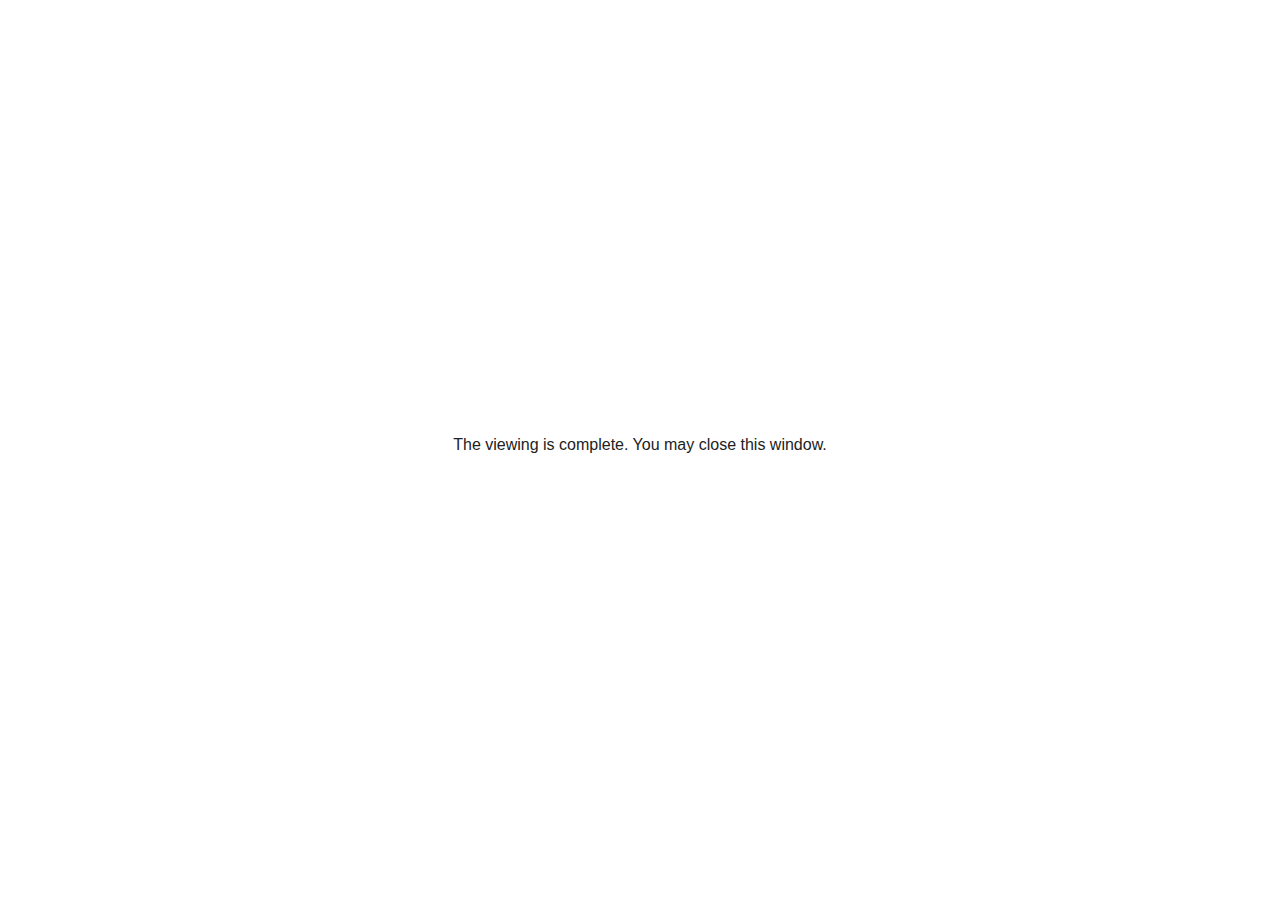
<file: new/res/goodbye.html>
<html>
<meta name="viewport" content="user-scalable=no, initial-scale=1, maximum-scale=1, minimum-scale=1" />
<body bgcolor="#ffffff">
<center style="position: absolute;margin: auto;top: 0;bottom: 0; left: 0; right: 0; height: 60px;">
<p style="font-family:Open Sans, Tahoma, Arial;  color:#222222;">
The viewing is complete. You may close this window.
</p>
</center>
</body></html>
</file>
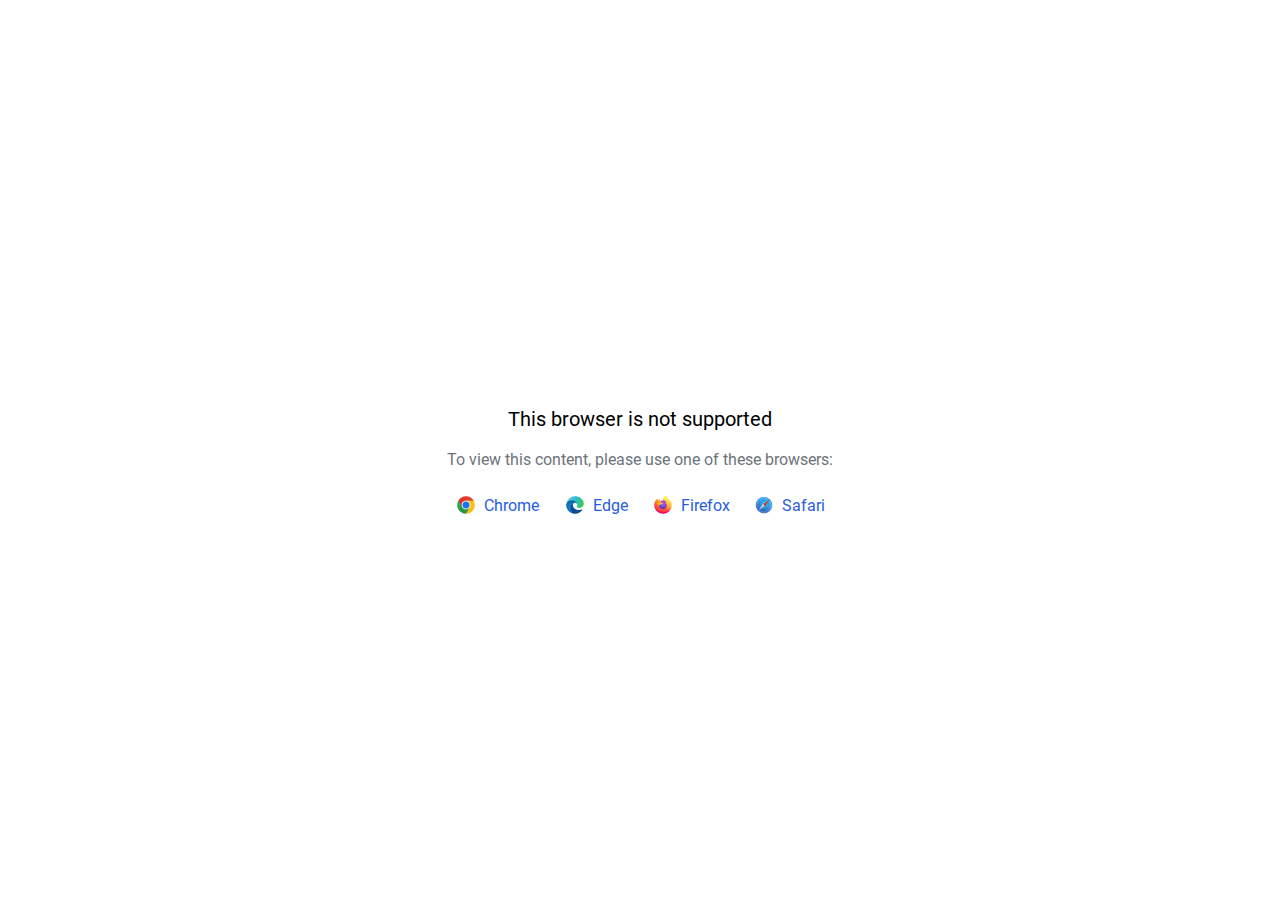
<file: new/res/unsupportedBrowser/unsupported-browser.html>
<!DOCTYPE html>
<html lang="en">
<head>
	<meta charset="UTF-8">
	<title>Page Not Available</title>
	<link href="fonts/common-fonts.css" rel="stylesheet">
	<style rel="stylesheet" type="text/css">

		.container {
			position: absolute;
			visibility: hidden;
			width: 400px;
		}

		.container_positioned {
			visibility: visible;
		}

		.title {
			font: 20px/28px 'Roboto';
			text-align: center;
			margin-bottom: 16px;
		}

		.description {
			font: 16px/22px 'Roboto';
			color: #6C737B;
			margin-bottom: 24px;
			text-align: center;
		}

		.browsers-list {
			width: 100%;
			position: relative;
		}

		.logo-container {
			text-decoration: none;
		}

		.logo-container:hover {
			cursor: pointer;
			text-decoration: underline;
		}

		.logo-container {
			position: absolute;
			top: 0;
		}

		.last-logo {
			margin-right: 0;
		}

		.logo {
			position: absolute;
			border: none;
		}

		.name {
			font: 16px/22px 'Roboto';
			color: #295DE0;
			text-decoration: none;
			margin-left: 28px;
		}
		.chrome {
			left: 16px;
			width: 85px;
		}
		.edge {
			left: 125px;
			width: 64px;
		}
		.firefox {
			left: 213px;
			width: 77px;
		}
		.safari {
			left: 314px;
			width: 70px;
		}
	</style>
</head>
<body>
<div id="container" class="container container_positioned">
	<div class="title">This browser is not supported</div>
	<div class="description">To view this content, please use one of these browsers:</div>
	<div class="browsers-list">
		<a class="logo-container chrome" href="https://www.google.com/chrome" target="_blank">
			<img src="unsupportedBrowserImages/Chrome.png" class="logo" alt="Chrome"/>
			<span class="name">Chrome</span>
		</a>
		<a class="logo-container edge" href="https://www.microsoft.com/edge" target="_blank">
			<img src="unsupportedBrowserImages/Edge.png" class="logo" alt="Edge"/>
			<span class="name">Edge</span>
		</a>
		<a class="logo-container firefox" href="https://www.mozilla.org/firefox" target="_blank">
			<img src="unsupportedBrowserImages/Firefox.png" class="logo" alt="Firefox"/>
			<span class="name">Firefox</span>
		</a>
		<a class="last-logo logo-container safari" href="https://www.apple.com/safari/" target="_blank">
			<img src="unsupportedBrowserImages/Safari.png" class="logo" alt="Safari"/>
			<span class="name">Safari</span>
		</a>
	</div>
</div>
<script type="text/javascript">
	function alignContent() {
		var bodyWidth = window.innerWidth || document.body.offsetWidth
		var bodyHeight = window.innerHeight || document.body.offsetHeight || document.documentElement.clientHeight
		var element = document.getElementById("container")
		var elementLeft = (bodyWidth - element.offsetWidth) * 0.5
		var elementTop = (bodyHeight - element.offsetHeight) * 0.5
		element.style.left = elementLeft + 'px'
		element.style.top = elementTop + 'px'
	}

	window.onload = function () {
		setInterval(alignContent, 100)
		alignContent()
	}
</script>
</body>
</html>
</file>
<file: assets/css/style.css>
/*----------------------------------------------------------------------------------

Project     :   Omexo – Education & Online Courses HTML Template

-------------------------------------------------------------------------------------*/

/*------------------------------------------------------------------------------------

[Table of contents]
Default CSS
Preloader
Header
Hero Area
Section Heading
Course Category Area
Courses Area
About Area
Call To Action Area
Video Area
Course Area
Discount Area
Webinar Area
Webinar Single Page
Video Area
Counter Area
Pricing Area
Faq Area
Testimonial Area
Newsletter Area
Why Choose Area
Become Instructor Page
Login Form
Instructor Area
Key Topic
Contact
Instructors
Blog Page
Page Title Area
Instructor Profile Page
Course Single Page
Contact Page
Footer

--------------------------------------------------------------------------------------*/

/*-------------------------------------------------------------------------------------
    Default CSS
---------------------------------------------------------------------------------------*/

@import url('https://fonts.googleapis.com/css2?family=Rajdhani:wght@400;500;600;700&family=Rubik:wght@400;500;600;700;800;900&display=swap');

html,
body {
    width: 100%;
    height: 100%;
    margin: 0;
    padding: 0;
}

body {
    font-family: 'Rajdhani', sans-serif;
    font-weight: 400;
    color: #130f40;
    position: relative;
    overflow-x: hidden;
    font-size: 14px;
    line-height: 1.42857143;
}

ul {
    list-style: none;
    margin: 0;
    padding: 0;
}

a,
a:visited,
a:focus,
a:active,
a:hover {
    text-decoration: none;
    outline: none;
}

a,
button {
    -webkit-transition: 0.3s;
    transition: 0.3s;
}

button {
    cursor: pointer;
}

button:focus {
    outline: 0;
}

a {
    color: #2c3e50;
    font-size: 16px;
}

h1 {
    font-size: 70px;
    line-height: 80px;
    color: #130F40;
}

h2 {
    font-size: 45px;
    line-height: 55px;
    color: #130F40;
}

h3 {
    font-size: 24px;
    line-height: 34px;
    color: #130F40;
}

h4 {
    font-size: 22px;
    line-height: 32px;
}

h5 {
    font-size: 18px;
    line-height: 28px;
}

h6 {
    font-size: 16px;
    line-height: 26px;
}

p {
    font-family: 'Rubik', sans-serif;
    font-size: 16px;
    line-height: 26px;
    color: #696969;
}

.container {
    max-width: 1240px;
}

.btn-default a {
    display: inline-block;
    font-weight: 600;
    text-transform: uppercase;
    letter-spacing: 1px;
    color: #fff;
    background-color: #FF630E;
    padding: 14px 30px;
    border-radius: 4px;
    margin-top: 50px
}

.btn-default a:hover {
    background-color: #130f40
}

.overlay {
    position: relative
}

.overlay:before {
    content: '';
    position: absolute;
    left: 0;
    top: 0;
    width: 100%;
    height: 100%;
    background-color: rgba(19, 15, 64, 0.8)
}

.bg-gray {
    background-color: #f7f7f7 !important;
}

.shadow-none {
    -webkit-box-shadow: 0 0 !important;
    box-shadow: 0 0 !important
}

.bg-cover {
    background-repeat: no-repeat;
    background-position: center;
    background-size: cover
}

/*--------------------------------------------------------------------
    Preloader
---------------------------------------------------------------------*/
.preloader {
    background-color: #130f40;
    height: 100%;
    left: 0;
    position: fixed;
    top: 0;
    width: 100%;
    z-index: 9999999;
}

.preloader .spinner {
    width: 60px;
    height: 60px;
    margin: 0 auto;
    background-color: #fff;
    border-radius: 100%;
    -webkit-animation: sk-scaleout 1.0s infinite ease-in-out;
    animation: sk-scaleout 1.0s infinite ease-in-out;
}

@-webkit-keyframes sk-scaleout {
    0% {
        -webkit-transform: scale(0)
    }

    100% {
        -webkit-transform: scale(1.0);
        opacity: 0;
    }
}

@keyframes sk-scaleout {
    0% {
        -webkit-transform: scale(0);
        transform: scale(0);
    }

    100% {
        -webkit-transform: scale(1.0);
        transform: scale(1.0);
        opacity: 0;
    }
}

.d-table {
    width: 100%;
    height: 100%
}

/*-------------------------------------------------------------------------------------
    Header
---------------------------------------------------------------------------------------*/

.header-top-area {
    background-color: #0e0a38;
    overflow: hidden;
    padding: 15px 0;
}

.header-top-wrap {
    display: -webkit-box;
    display: -ms-flexbox;
    display: flex;
    -webkit-box-align: center;
    -ms-flex-align: center;
    align-items: center;
}

.header-course-search {
    -ms-flex-preferred-size: 20%;
    flex-basis: 20%;
    position: relative;
}

.header-course-search input {
    background-color: rgba(255, 255, 255, 0.1);
    border: 1px solid rgba(255, 255, 255, 0.1);
    font-family: 'Rubik', sans-serif;
    padding-left: 20px;
    height: 40px
}

.header-course-search input:focus {
    background-color: transparent;
}

.header-course-search span {
    position: absolute;
    color: rgba(255, 255, 255, 0.5);
    z-index: 9999;
    top: 10px;
    right: 20px;
}

.header-contact-info {
    -ms-flex-preferred-size: 65%;
    flex-basis: 65%;
    padding-right: 25px
}

.header-contact-info li {
    font-family: 'Rubik', sans-serif;
    color: #fff;
    display: inline-block;
    padding-right: 40px;
}

.header-contact-info li i {
    margin-right: 4px;
    display: inline-block;
}

.header-top-social {
    -ms-flex-preferred-size: 15%;
    flex-basis: 15%;
}

.header-top-social li {
    display: inline-block;
}

.header-top-social li a {
    display: block;
    text-align: center;
    width: 25px;
    height: 25px;
    font-size: 15px;
    line-height: 25px;
    margin: 0 3px;
    color: #fff;
}

.header-top-social li a:hover {
    color: #FF630E;
}

.header-btm-area {
    padding: 20px 0;
    -webkit-transition: 0.5s;
    transition: 0.5s;
    position: relative
}

.main-menu-wrap {
    display: -webkit-box;
    display: -ms-flexbox;
    display: flex;
    -webkit-box-align: center;
    -ms-flex-align: center;
    align-items: center;
}

.site-logo {
    -ms-flex-preferred-size: 20%;
    flex-basis: 20%;
}

.site-logo img {
    max-width: 160px;
}

.main-menu-area {
    -ms-flex-preferred-size: 55%;
    flex-basis: 55%;
}

.header-cart {
    -ms-flex-preferred-size: 6%;
    flex-basis: 6%;
}

.header-log-reg {
    -ms-flex-preferred-size: 19%;
    flex-basis: 19%;
}

.main-menu-area ul li {
    display: inline-block;
    position: relative;
    padding: 0 10px;
}

.main-menu-area ul li a {
    display: block;
    padding: 10px 5px;
    font-size: 19px;
    font-weight: 700;
    color: #130f40;
}

.main-menu-area ul li a.active {
    color: #FF630E;
}

.main-menu-area ul li a:hover {
    color: #FF630E;
}

.main-menu-area .sub-menu {
    position: absolute;
    top: 40px;
    z-index: 1;
    background-color: #fff;
    width: 200px;
    text-align: left;
    -webkit-box-shadow: 0 0 30px rgba(0, 0, 0, 0.1);
    box-shadow: 0 0 30px rgba(0, 0, 0, 0.1);
    border-radius: 5px;
    -webkit-transition: 0.5s;
    transition: 0.5s;
    opacity: 0;
    visibility: hidden;
    border-top: 2px solid #FF630E;
}

.main-menu-area .sub-menu li {
    border-bottom: 1px solid #e6f0fa;
    display: block;
}

.main-menu-area .sub-menu li:last-child {
    border-bottom: 0px;
}

.main-menu-area ul .sub-menu li a {
    font-size: 17px;
}

.main-menu-area ul li:hover ul {
    visibility: visible;
    opacity: 1;
}

.header-cart a {
    color: #130f40;
    font-size: 20px;
    position: relative;
}

.header-cart a:hover {
    color: #FF630E;
}

.header-cart a span {
    position: absolute;
    right: -15px;
    top: -6px;
    background-color: #FF630E;
    font-family: 'Rubik';
    color: #fff;
    border-radius: 50%;
    padding: 1px 5px;
    font-size: 13px;
    width: 18px;
    height: 20px;
    line-height: 20px;
    text-align: center;
}

.header-log-reg ul {
    background-color: #FF630E;
    border-radius: 4px;
    display: inline-block;
    padding: 5px 20px;
}

.header-log-reg ul li {
    display: inline-block;
    color: #fff;
    padding: 7px 0;
}

.header-log-reg ul li small {
    padding: 0 10px;
}

.header-log-reg ul li a {
    color: #fff;
    font-size: 15px;
    font-family: 'Rubik';
}

.header-area.sticky {
    position: fixed;
    z-index: 99;
    width: 100%;
    background-color: #fff;
    top: 0;
    -webkit-transition: 0.5s;
    transition: 0.5s;
    -webkit-box-shadow: 0 0 30px rgba(51, 51, 51, 0.1);
    box-shadow: 0 0 30px rgba(51, 51, 51, 0.1)
}

.header-area.sticky .header-top-area {
    display: none;
    -webkit-transition: 0.5s;
    transition: 0.5s;
}

.header-area.sticky .header-btm-area {
    padding: 16px 0
}

.sidebar-inner {
    position: relative;
    padding: 45px;
}

.sidebar-close {
    position: absolute;
    top: 48px;
    right: 45px;
}

.sidebar-logo {
    padding-bottom: 30px;
    border-bottom: 1px solid #f000;
}

.sidebar-logo img {
    max-width: 140px;
}

.sidebar-wrap {
    position: fixed;
    right: -485px;
    top: 0;
    width: 445px;
    height: 100%;
    background: #fff;
    overflow-y: scroll;
    -webkit-box-shadow: -5px 0 20px -5px rgba(0, 0, 0, 0.5);
    box-shadow: -5px 0 20px -5px rgba(0, 0, 0, 0.5);
    z-index: 9999999;
    -webkit-transition: all 0.5s ease-out 0s;
    transition: all 0.5s ease-out 0s;
}

.sidebar-wrap.sidebar-opened {
    right: 0px;
}

.header-toggle-btn a {
    background: #fff;
    width: 30px;
    height: 30px;
    display: block;
    text-align: center;
    border-radius: 50%;
    display: -webkit-box;
    display: -ms-flexbox;
    display: flex;
    -webkit-box-align: center;
    -ms-flex-align: center;
    align-items: center;
    -webkit-box-pack: center;
    -ms-flex-pack: center;
    justify-content: center;
    position: relative;
    border-width: 5px;
    color: #130f40
}

.header-toggle-btn {
    display: none
}

.header-toggle-btn a::before {
    position: absolute;
    content: "";
    height: 46px;
    width: 46px;
    top: 50%;
    border-radius: 6px;
    left: 50%;
    -webkit-transform: translate(-50%, -50%);
    transform: translate(-50%, -50%);
    border: 2px solid #130f40;
    -webkit-transition: all 0.5s ease-out 0s;
    transition: all 0.5s ease-out 0s;
}

.mean-container .mean-nav > ul {
    padding: 0;
    margin: 0;
    width: 100%;
    list-style-type: none;
    display: block !important;
}

.mean-container a.meanmenu-reveal {
    display: none !important;
}

.mean-container .mean-bar {
    padding: 0;
    min-height: auto;
    background: none;
}

.mean-container .mean-nav {
    background: transparent;
    margin-top: 0;
}

.mean-container .mean-nav ul li a {
    width: 100%;
    padding: 10px 0;
    color: #130F40;
    border-top: 1px solid #ebebeb !important;
    font-size: 16px;
    line-height: 1.5;
    font-weight: 700;
}

.mean-container .mean-nav > ul > li:first-child > a {
    border-top: 0 !important;
}

.mean-container .mean-nav ul li a.mean-expand:hover {
    background: transparent;
}

.sidebar-close-btn {
    width: 40px;
    height: 40px;
    border: 1px solid;
    text-align: center;
    line-height: 40px;
    border-radius: 50%;
    font-size: 16px;
}

.mean-container .mean-nav ul li li a {
    opacity: 1;
}

.mean-container .mean-nav ul li a.mean-expand {
    margin-top: -6px;
    font-size: 24px !important;
}

.mobile-menu.mean-container {
    overflow: hidden;
}

.sidebar-content .search-form {
    margin: 20px 0 25px;
}

.sidebar-content .search-form span {
    position: absolute;
    right: 20px;
    top: 14px;
    font-size: 20px;
    color: #a19e9e;
}

.sidebar-content .contact-info {
    padding: 0;
}

.sidebar-content .contact-info li {
    margin: 0;
    padding: 6px 0
}

.sidebar-content .social-icon li {
    display: inline-block;
}

.sidebar-content .social-icon li a {
    margin: 0 10px 0 0;
}

.sidebar-content .social-icon {
    margin: 20px 0 30px;
}

.sidebar-content .social-icon li span {
    font-family: 'Rubik';
    margin-right: 10px;
    font-size: 16px
}

.sidebar-content .header-log-reg {
    margin-bottom: 30px;
}

/*-------------------------------------------------------------------------------------
    Hero Area
---------------------------------------------------------------------------------------*/
.hero-area {
    background-image: url(../images/banner-1.jpg);
    background-position: center;
    background-repeat: no-repeat;
    background-size: cover;
    padding: 200px 0;
    position: relative;
}

.hero-area:before {
    content: '';
    position: absolute;
    left: 0;
    top: 0;
    width: 100%;
    height: 100%;
    background-color: rgba(5, 1, 51, 0.7);
}

.caption-content {
    position: relative;
    padding: 0 10%;
}

.caption-content h4 {
    color: #FF630E;
    text-transform: uppercase;
    font-size: 20px;
    line-height: 30px;
    letter-spacing: 2px;
    font-weight: 600;
}

.caption-content h2 {
    font-size: 70px;
    line-height: 77px;
    color: #fff;
    font-weight: 700;
    margin-bottom: 20px;
}

.caption-content p {
    color: #fff;
    padding: 0 200px;
}

.caption-content ul {
    margin: 45px 0px 0;
}

.caption-content ul li {
    display: inline-block;
    margin-right: 19px;
}

.caption-content li a {
    display: block;
    background-color: #FF630E;
    color: #fff;
    padding: 15px 30px;
    border-radius: 5px;
    font-size: 16px;
    font-weight: 600;
    text-transform: uppercase;
    letter-spacing: 1px;
}

.caption-content li a:hover {
    color: #FF630E;
    background-color: #fff;
}

.caption-content li .btn-bg {
    background-color: #fff;
    color: #FF630E;
}

.caption-content li .btn-bg:hover {
    background-color: #FF630E;
    color: #fff;
}

.hero-area.two {
    background-image: url(../images/banner-4.jpg);
}

.hero-area.two:before {
    background-color: transparent;
    background-image: linear-gradient(60deg, #050133 50%, #05013340 100%);
    opacity: 0.8;
}

.caption-content.two {
    padding-right: 20%;
    padding-left: 0
}

.caption-content.two p {
    padding: 0 200px 0 0;
}

.hero-area.three {
    background-image: url(../images/banner-5.jpg);

}

.content h3 {
    font-size: 26px;
    font-weight: 700;
    line-height: 34px;
    color: #fff;
}

.content p {
    color: #fff;
}

.course-search {
    position: relative;
    margin: 50px 100px 55px;
    padding: 30px;
    background-color: #FFFFFFBD;
    border-radius: 10px 10px 10px 10px;
}

.course-search input {
    height: 60px;
    padding-left: 20px;
    font-family: 'Rubik';
}

.search-btn {
    position: absolute;
    top: 35px;
    right: 31px;
    height: 50px;
    padding: 0 20px;
    border-radius: 4px;
    background-color: #FF630E;
    color: #fff;
    font-size: 20px;
    margin-right: 5px;
    border: 0;
}

.hero-feat {
    padding: 0 20%;
}

.feat-icon img {
    width: 60px;
}

.feat-cont h3 {
    color: #fff;
    font-weight: 700;
    font-size: 26px;
    line-height: 36px;
    margin: 0;
}

.feat-cont p {
    color: #fff;
}

.feat-cont {
    padding-left: 20px;
}

.hero-area.four {
    background-image: url(../images/banner-6.jpg);
    padding-bottom: 270px;
}

/*-------------------------------------------------------------------------------------
    Section Heading
---------------------------------------------------------------------------------------*/

.sec-heading {
    margin-bottom: 40px
}

.sec-heading h4 {
    font-size: 16px;
    line-height: 26px;
    font-weight: 600;
    text-transform: uppercase;
    color: #FF630E;
    letter-spacing: 1px;
}

.sec-heading h2 {
    font-size: 45px;
    line-height: 55px;
    font-weight: 700;
}

/*-------------------------------------------------------------------------------------
    Course Category Area
---------------------------------------------------------------------------------------*/

.category-area {
    padding: 95px 0px 100px;
}

.category-single {
    padding: 20px 20px 15px;
    -webkit-box-shadow: 0 0 15px rgba(51, 51, 51, 0.10);
    box-shadow: 0 0 15px rgba(51, 51, 51, 0.10);
    border-radius: 10px;
    -webkit-transition: 0.5s;
    transition: 0.5s;
}

.category-single:hover {
    -webkit-box-shadow: 0 10px 30px rgba(51, 51, 51, 0.10);
    box-shadow: 0 10px 30px rgba(51, 51, 51, 0.10);
}

.category-single img {
    border-radius: 8px;
    margin-bottom: 20px
}

.category-single h4 a {
    font-size: 24px;
    font-weight: 700;
    line-height: 34px;
}

.category-single h4 a:hover {
    color: #FF630E;
}

.category-single.two {
    overflow: hidden;
    background-color: #fff;
    margin-bottom: 30px;
    padding: 20px 20px 10px 20px
}

.category-single.two .category-icon {
    float: left;
    width: 30%;
    padding-right: 20px;
    padding-top: 10px;
}

.category-single.two .category-cont {
    float: left;
}

.category-cont h4 {
    font-size: 24px;
    font-weight: 700;
    line-height: 34px;
}

.category-area.two .btn-default a {
    margin-top: 20px;
}

.category-single.four img {
    width: 50px;
}

.category-single.four {
    margin-bottom: 30px;
    padding: 45px 20px 20px;
    -webkit-box-shadow: 0 0 30px 0 rgba(51, 51, 51, 0.05) !important;
    box-shadow: 0 0 30px 0 rgba(51, 51, 51, 0.05) !important
}

.category-single.four:hover {
    -webkit-box-shadow: 0px 20px 30px 0 rgba(51, 51, 51, 0.1) !important;
    box-shadow: 0px 20px 30px 0 rgba(51, 51, 51, 0.1) !important
}

.category-single.four p a {
    color: #FF630E;
}

.category-single.four p a:hover {
    color: #C54703;
}

.course-cat.btn-default a {
    margin-top: 25px;
}

/*-------------------------------------------------------------------------------------
    Courses Area
---------------------------------------------------------------------------------------*/

.course-card.two {
    margin: 10px 5px;
    -webkit-box-shadow: 0 0;
    box-shadow: 0 0
}

.course-card.two:hover {
    -webkit-box-shadow: 0 0;
    box-shadow: 0 0
}

.course-card.two h5 {
    position: absolute;
    top: 7px;
    left: 5px;
    color: #fff;
    background-color: #FF630E;
    padding: 4px 15px;
    font-size: 12px;
    line-height: 22px;
    margin-top: 15px;
    margin-left: 15px;
    border-radius: 4px;
    font-family: "Rubik", Sans-serif;
}

.slider.owl-carousel .owl-nav > div {
    position: absolute;
    top: 233px;
    left: -66px;
    width: 40px;
    height: 40px;
    text-align: center;
    line-height: 40px;
    font-size: 30px;
    border-radius: 4px;
    margin-left: 30px;
    -webkit-transition: 0.3s;
    transition: 0.3s;
    font-weight: 900;
    color: #696969;
}

.feature-area.two button {
    position: absolute;
    border: 0;
    height: 30px;
    top: 6px;
    right: 19px;
    color: #FF630E;
    background-color: transparent;
}

.feature-area.two input {
    font-family: 'Rubik', sans-serif;
    padding-left: 20px;
}

.tutor-course-form select {
    font-family: 'Rubik', sans-serif;
    height: 50px !important;
    color: #130F40
}

.tutor-courses h5 {
    color: #130F40;
    font-family: 'Rubik';
    font-weight: 400;
    font-size: 16px;
}

.tutor-courses span {
    font-weight: 600;
}

.feature-text {
    color: #353535;
    padding: 10px 0;
    margin-top: 10px;
}

.course-sidebar .form-check-label {
    font-size: 16px;
    font-family: 'Rubik';
    cursor: pointer;
    color: #130f40;
}

.search-result {
    margin-bottom: 50px;
}

.course-sidebar-search input {
    height: 50px;
    padding-left: 50px;
    font-family: 'Rubik';
}

.course-sidebar-search {
    position: relative;
    margin-right: 25px;
}

.course-sidebar-search button {
    position: absolute;
    top: 12px;
    border: 0;
    background-color: transparent;
    font-size: 20px;
    color: #949597;
    left: 10px;
}

.course-sidebar h4 {
    font-size: 20px;
    color: #130f40;
    margin: 40px 0 18px;
    font-weight: 700;
}

.course-archive {
    padding: 100px 0;
}

.form-check {
    margin-bottom: 14px;
}

.course-card.four h5 {
    position: absolute;
    top: 15px;
    left: 15px;
    color: #fff;
    background-color: #FF630E;
    padding: 4px 15px;
    font-size: 12px;
    line-height: 22px;
    border-radius: 4px;
    font-family: "Rubik", Sans-serif;
}

.course-card-icon {
    position: absolute;
    top: 15px;
    right: 15px;
    padding: 6px;
    background-color: #fff;
    border-radius: 4px;
}

.course-card-icon img {
    width: 15px;
}

.course-rating ul li i {
    margin-right: 2px;
}

.course-content.four {
    padding: 25px 15px 15px;
}

.course-price.four span {
    color: #FF630E;
    font-size: 16px;
    font-weight: 500;
    float: left;
}

.course-cart {
    float: right;
}

.course-meta li {
    display: inline-block;
    margin-right: 20px;
    font-family: 'Rubik';
}

.course-meta li i {
    margin-right: 2px;
    color: #757c8e;
}

.course-title {
    margin: 6px 0 15px;
}

.course-author {
    display: -webkit-box;
    display: -ms-flexbox;
    display: flex;
    -webkit-box-align: center;
    -ms-flex-align: center;
    align-items: center;
    font-family: 'Rubik';
    color: #5b616f;
    margin-top: 16px;
}

.course-author .avator {
    width: 35px;
    height: 35px;
    line-height: 35px;
    background-color: #7fc562;
    display: block;
    text-align: center;
    border-radius: 50%;
    font-weight: 400;
    font-size: 18px;
    color: #fff;
    margin-right: 10px;
}

.course-author span {
    font-weight: 500;
    margin-left: 6px;
    color: #130F40;
}

.course-cart i {
    color: #FF630E;
}

.course-cart a {
    margin-left: 5px;
    color: #130F40;
    font-weight: 500
}

.course-cart a:hover {
    color: #FF630E;
}

.course-pagination li {
    display: inline-block;
}

.course-pagination li a,
.course-pagination li span {
    background-color: #eff1f7;
    display: block;
    width: 45px;
    height: 45px;
    line-height: 46px;
    border-radius: 4px;
    margin: 0 4px;
    font-weight: 700;
    font-size: 18px;
}

.course-pagination li span,
.course-pagination li a:hover {
    background-color: #FF630E;
    color: #fff;
}

.course-carousel.owl-carousel .owl-nav > div {
    position: absolute;
    top: 50%;
    -webkit-transform: translateY(-50%);
    transform: translateY(-50%);
    font-size: 40px;
    color: #696969;
    left: -30px;
    -webkit-transition: 0.3s;
    transition: 0.3s
}

.course-carousel.owl-carousel .owl-nav > div:hover {
    color: #FF630E
}

.course-carousel.owl-carousel .owl-nav .owl-next {
    left: auto;
    right: -30px;
}

.course-card.bg-gray.two {
    margin: 0;
}

/*-------------------------------------------------------------------------------------
    About Area
---------------------------------------------------------------------------------------*/

.about-area {
    padding: 85px 0 210px;
}

.about-img {
    margin-top: 100px;
    position: relative;
}

.about-img > img {
    width: 300px
}

.about-img img {
    border-radius: 20px;
}

.about-img-inner {
    position: absolute;
    top: -85px;
    right: 50px;
    width: 300px;
}

.about-img-two {
    position: absolute;
    top: 145px;
    right: 0;
    width: 270px;
}

.about-cont {
    margin-left: 50px
}

.about-cont h4 {
    font-size: 16px;
    line-height: 26px;
    font-weight: 600;
    text-transform: uppercase;
    color: #FF630E;
    letter-spacing: 1px;
}

.about-cont h2 {
    font-size: 45px;
    line-height: 55px;
    font-weight: 700;
    margin-bottom: 20px
}

.about-cont a {
    margin-top: 30px
}

.about-img.two {
    width: 100%;
    margin-top: 0;
}

.about-area.three .sec-heading {
    margin-top: 40px;
}

.about-area.four {
    padding: 210px 0 75px;
}

.about-img-four img {
    border-radius: 20px;
}

.about-area.four .sec-heading {
    margin: 55px 140px 0;
}

.about-area.five {
    padding: 0;
}

.row.about-counter-wrap {
    margin: 0 130px;
}

.about-img-four.margin {
    margin-top: -110px;
}

/*-------------------------------------------------------------------------------------
    Call To Action Area
---------------------------------------------------------------------------------------*/
.call-to-action-area {
    background-image: url(../images/banner-1.jpg);
    padding: 90px 0 100px
}

.call-to-action-cont h4 {
    font-size: 16px;
    line-height: 26px;
    font-weight: 600;
    text-transform: uppercase;
    color: #FF630E;
    letter-spacing: 1px;
}

.call-to-action-cont h2 {
    font-size: 45px;
    line-height: 55px;
    font-weight: 700;
    color: #fff;
    margin-bottom: 20px
}

.call-to-action-cont .btn-default a {
    margin-top: 20px;
    background-color: #fff;
    color: #FF630E;
}

.call-to-action-cont .btn-default a:hover {
    background-color: #FF630E;
    color: #fff;
}

/*-------------------------------------------------------------------------------------
    Video Area
---------------------------------------------------------------------------------------*/
.video-area {
    padding: 100px 0 90px
}

.video-area.two {
    padding: 100px 0
}


.video-cont-two {
    margin: 55px 0 0 40px;
}

.video-cont-two .btn-default a {
    margin: 0;
}

/*-------------------------------------------------------------------------------------
    Course Area
---------------------------------------------------------------------------------------*/

.course-area {
    padding: 90px 0 210px;
}

.course-card {
    margin-bottom: 30px;
    border-radius: 10px;
    -webkit-box-shadow: 0 0 10px rgba(51, 51, 51, 0.10);
    box-shadow: 0 0 10px rgba(51, 51, 51, 0.10);
    overflow: hidden;
    -webkit-transition: 0.5s;
    transition: 0.5s;
    background-color: #fff;
    position: relative
}

.course-card:hover {
    -webkit-box-shadow: 0 10px 40px rgba(51, 51, 51, 0.10);
    box-shadow: 0 10px 40px rgba(51, 51, 51, 0.10);
}

.course-content {
    padding: 30px 35px;
}

.course-price {
    color: #FF630E;
    font-size: 24px;
    font-weight: 700;
}

.course-title a {
    color: #130F40;
    font-size: 24px;
    font-weight: 700;
    line-height: 34px;
}

.course-title a:hover {
    color: #FF630E;
}

.star-rating-group {
    color: #f4c150;
    display: inline-block;
    text-align: left;
    font-size: 18px;
}

.course-rating-count {
    margin-left: 5px;
    font-size: 16px;
    font-family: "Rubik", Sans-serif;
    color: #696969;
}

.course-content-footer {
    border-top: 1px solid #efecec;
    padding-top: 20px;
    margin: 25px 0;
    font-size: 15px;
    font-family: "Rubik", Sans-serif;
    color: #696969;
}

.course-duration {
    float: left;
}

.course-user {
    float: right;
}

.course-content-footer ul li i {
    color: #696969;
    margin-right: 2px;
}

.course-card.three .course-thumbnail {
    position: relative
}

.course-card.three h5 {
    position: absolute;
    top: 15px;
    left: 15px;
    color: #FF630E;
    background-color: #fff;
    padding: 4px 15px;
    font-size: 12px;
    font-weight: 600;
    line-height: 22px;
    border-radius: 4px;
    font-family: "Rubik", Sans-serif;
}

.category-btn a {
    margin-top: 30px;
}

.feat-course-area {
    padding: 90px 0
}

.course-area.two {
    padding: 90px 0;
}

.course-area.three {
    padding: 90px 0 100px;
}

/*-------------------------------------------------------------------------------------
    Discount Area
---------------------------------------------------------------------------------------*/

.discount-area {
    background-color: #130F40;
    background-image: url(../images/bg-2.png);
    background-position: bottom center;
    background-repeat: no-repeat;
    background-size: cover;
    padding: 100px 0;
}

.discount-area-two {
    padding: 0 0 20px
}

.discount-wrap {
    background-color: #130F40;
    margin-top: -210px;
    border-radius: 10px;
    overflow: hidden;
    position: relative
}

.discount-wrap.two {
    margin-top: 0;
}

.discount-wrap.three {
    background-color: #fff;
    -webkit-box-shadow: 0px 20px 40px 0px rgba(51, 51, 51, 0.1);
    box-shadow: 0px 20px 40px 0px rgba(51, 51, 51, 0.1);
    padding: 50px;
    border-radius: 20px;
    margin-top: -100px;
}

.discount-img {
    border: 10px solid #fff;
    border-radius: 10px 0 10px 10px;
    width: 45%;
    float: left
}

.discount-cont {
    padding: 100px 50px 0;
    width: 55%;
    float: left
}

.discount-cont h2 {
    font-size: 45px;
    line-height: 50px;
    font-weight: 700;
    padding-bottom: 15px;
    color: #fff;
}

.discount-cont h4 {
    color: #FF630E;
    font-size: 16px;
    font-weight: 600;
    text-transform: uppercase;
    line-height: 26px;
    letter-spacing: 1px;
    margin-bottom: 20px
}

.discount-cont p {
    color: #fff;
}

#countdown {
    margin: 40px 0;
}

.syotimer__body {
    display: -webkit-box;
    display: -ms-flexbox;
    display: flex;
}

.syotimer__body > div {
    margin-right: 60px;
}

.syotimer-cell__value {
    font-size: 36px;
    line-height: 46px;
    font-weight: 700;
    color: #fff;
    letter-spacing: 2px;
}

.syotimer-cell__unit {
    font-weight: 400;
    font-size: 14px;
    line-height: 1.5;
    color: #fff;
    font-family: "Rubik", sans-serif;
    text-transform: uppercase;
}

.discount-cont .btn-default a {
    background-color: #fff;
    color: #FF630E;
    margin-top: 10px
}

.discount-cont .btn-default a:hover {
    background-color: #FF630E;
    color: #fff
}

.discount-area.two {
    background: none;
    padding-top: 20px
}

.discount-wrap.two {
    background-image: url(../images/banner-1.jpg);
    position: relative;
    border-radius: 50px;
    padding: 100px 0px
}

.discount-wrap.two:before {
    content: '';
    position: absolute;
    left: 0;
    top: 0;
    width: 100%;
    height: 100%;
    background-color: transparent;
    background-image: linear-gradient(140deg, #050133 50%, #FFFFFF57 100%);
    opacity: 0.86;
}

.discount-cont.two {
    width: auto;
    float: none;
    padding: 0 50px
}

.countdown-two .syotimer-cell {
    width: 25%;
    height: 110px;
    background-color: #130F408F;
    border-style: solid;
    border-width: 1px 1px 1px 1px;
    border-color: #FFFFFF21;
    border-radius: 10px 10px 10px 10px;
    -webkit-box-shadow: 0px 0px 0px 0px rgb(0 0 0 / 50%);
    box-shadow: 0px 0px 0px 0px rgb(0 0 0 / 50%);
    margin-left: 6px;
    margin-right: 6px !important;
    padding: 16px 0px 5px 0px;
    text-align: center;
}

.syotimer-cell__value {
    color: #FF630E;
}

.discount-cont.three .syotimer__body > div {
    text-align: center;
}

.discount-cont.three {
    padding: 0 0 0 45px;
}

.discount-cont.three h2,
.discount-cont.three .syotimer-cell__unit {
    color: #130F40;
}

.discount-cont.three .btn-default a {
    background-color: #FF630E;
    color: #fff;
}

.discount-cont.three #countdown {
    margin: 0 0 25px;
}

.discount-cont.three .btn-default a:hover {
    background-color: #130F40;
}

/*-------------------------------------------------------------------------------------
    Webinar Area
---------------------------------------------------------------------------------------*/

.Webinar-area {
    padding: 0 0 250px;
}

.webinar-single {
    padding: 20px;
    border-radius: 10px;
    -webkit-box-shadow: 0 0 10px rgba(51, 51, 51, 0.10);
    box-shadow: 0 0 10px rgba(51, 51, 51, 0.10);
    margin-bottom: 30px;
    -webkit-transition: 0.5s;
    transition: 0.5s;
    overflow: hidden
}

.webinar-single:hover {
    -webkit-box-shadow: 0 10px 40px rgba(51, 51, 51, 0.10);
    box-shadow: 0 10px 40px rgba(51, 51, 51, 0.10);
}

.webinar-img {
    max-width: 45%;
    float: left;
}

.webinar-img img {
    border-radius: 10px;
}

.webinar-content {
    padding: 15px 20px 0 30px;
    float: left;
    width: 55%;
}

.webinar-content h3 a {
    color: #130F40;
    font-size: 24px;
    font-weight: 700;
    text-transform: capitalize;
}

.webinar-content h3 a:hover {
    color: #FF630E;
}

.webinar-meta li {
    display: inline-block;
    margin-right: 10px;
}

.webinar-meta li i {
    color: #FF630E;
    margin-right: 5px;
}

.webinar-meta span {
    color: #696969;
    font-family: "Rajdhani", Sans-serif;
    font-size: 15px;
    font-weight: 700;
    line-height: 26px;
    margin-left: 12px;
}

.webinar-content p {
    margin-top: 15px;
}

.webinar-btn a {
    font-size: 15px;
    line-height: 25px;
    color: #FF630E;
    border: 1px solid #FF630E;
    border-radius: 4px;
    padding: 5px 15px;
    font-family: 'Rubik', sans-serif;
    display: inline-block;
    margin-top: 5px
}

.webinar-btn a:hover {
    color: #fff;
    background-color: #FF630E;
}

.webinar-area.two {
    background-color: #f7f7f7;
    padding: 100px 0;
}

.webinar-area.three {
    padding: 100px 0 70px;
}

.webinar-area.four {
    padding: 80px 0 90px;
}

.Webinar-area.two {
    padding: 90px 0 70px
}

/*-------------------------------------------------------------------------------------
    Webinar Single Page
---------------------------------------------------------------------------------------*/
.webinar-single-area {
    padding: 100px 0;
}

.webinar-meta-info li {
    display: inline-block;
    font-weight: 700;
    font-size: 24px;
    margin-right: 35px;
    line-height: 34px;
}

.webinar-meta-info li img {
    width: 22px;
    margin-right: 10px;
}

.webinar-meta-info {
    width: 85%;
    margin: 0 auto;
    -webkit-box-shadow: 0 0 30px rgba(51, 51, 51, 0.1);
    box-shadow: 0 0 30px rgba(51, 51, 51, 0.1);
    padding: 40px;
    margin-top: -50px;
    background-color: #fff;
    border-radius: 10px;
}

#countdown.countdown-three .syotimer__body {
    padding: 0 230px;
    margin-top: 100px
}

#countdown.countdown-three .syotimer__body > div {
    margin-right: 25px;
}

#countdown.countdown-three .syotimer-cell__value {
    color: #130f40;
}

#countdown.countdown-three .syotimer-cell__unit {
    color: #130f40;
    font-weight: 500;
}

#countdown.countdown-three .syotimer-cell {
    -webkit-box-shadow: 0 0 30px rgba(51, 51, 51, 0.1);
    box-shadow: 0 0 30px rgba(51, 51, 51, 0.1);
    width: 160px;
    height: 160px;
    padding-top: 45px;
    border-radius: 100%;
    text-align: center
}

.webinar-single-area h2 {
    font-size: 36px;
    line-height: 46px;
    font-weight: 700;
}

.webinar-single-desc .about {
    margin-bottom: 50px;
    margin-top: 100px
}

.webinar-single-desc li {
    padding: 10px 0;
    font-family: 'Rubik', sans-serif;
    font-size: 16px;
    line-height: 26px;
    color: #696969;
}

.webinar-single-desc li i {
    color: #FF630E;
    padding-right: 8px;
}

.key-topic-single h4 {
    font-weight: 700;
}

.key-topic-single img {
    width: 20px;
    margin-right: 15px;
}

.key-topic-single p {
    padding-left: 35px;
}

.webinar-single-desc list-content {
    margin-bottom: 86px;
    overflow: hidden;
}

.webinar-single-desc .list-content {
    margin-bottom: 50px;
}

.webinar-single-desc .list-content h2 {
    margin-left: -15px;
}

.key-topic h2 {
    margin-bottom: 25px;
}

.speakers-area {
    padding: 70px 0;
}

.speakers-area h2 {
    margin-left: 15px;
    margin-bottom: 30px;
}

.contact-form.webinar {
    margin-left: 0
}

.webinar-registration.contact h2 {
    margin-bottom: 30px;
}

.webinar-area.four.single {
    padding-bottom: 0;
}

.webinar-area.four.single h2 {
    margin-left: 15px;
    margin-bottom: 20px;
}

/*-------------------------------------------------------------------------------------
    Video Area
---------------------------------------------------------------------------------------*/
.video-player-wrap {
    background-image: url(../images/banner-6.jpg);
    background-position: center;
    background-repeat: no-repeat;
    background-size: cover;
    padding: 200px 0px 240px 0px;
    margin-top: -270px;
    border: 15px solid #fff;
    border-radius: 15px;
    -webkit-box-shadow: 0 10px 40px rgba(51, 51, 51, 0.20);
    box-shadow: 0 10px 40px rgba(51, 51, 51, 0.20);
    position: relative;
}

.video-player-wrap:before {
    content: '';
    position: absolute;
    left: 0;
    top: 0;
    width: 100%;
    height: 100%;
    background-color: rgba(0, 0, 0, 0.6);
}

.video-player-wrap-two {
    background-image: url(../images/banner-1.jpg);
    background-position: center;
    background-repeat: no-repeat;
    background-size: cover;
    padding: 200px 0;
    border-radius: 10px
}

.d-table {
    width: 100%;
    height: 100%;
}

.video-player a {
    display: inline-block;
    width: 80px;
    height: 80px;
    font-size: 30px;
    line-height: 80px;
    padding: 0 28px;
    background-color: #fff;
    color: #FF630E;
    position: relative;
    border-radius: 4px;
}

.video-player a:hover {
    background-color: #FF630E;
    color: #fff;
}

.video-player a:before {
    content: "";
    position: absolute;
    left: -5px;
    top: -5px;
    height: 90px;
    width: 90px;
    border: 3px solid #fff;
    border-radius: 4px;
    -webkit-animation: icon-bubble 1s infinite forwards linear 0.5s;
    animation: icon-bubble 1s infinite forwards linear 0.5s;
}

.video-player a:after {
    content: "";
    position: absolute;
    left: -5px;
    top: -5px;
    height: 90px;
    width: 90px;
    border: 3px solid #fff;
    border-radius: 4px;
    -webkit-animation: icon-bubble 1s infinite forwards linear;
    animation: icon-bubble 1s infinite forwards linear;
}

@-webkit-keyframes icon-bubble {
    0% {
        -webkit-transform: scale(0.85);
        transform: scale(0.85);
        opacity: 1;
    }

    25% {
        -webkit-transform: scale(1.05);
        transform: scale(1.05);
        opacity: 0.8;
    }

    50% {
        -webkit-transform: scale(1.2);
        transform: scale(1.2);
        opacity: 0.55;
    }

    75% {
        -webkit-transform: scale(1.32);
        transform: scale(1.32);
        opacity: 0.3;
    }

    100% {
        -webkit-transform: scale(1.4);
        transform: scale(1.4);
        opacity: 0;
    }
}

@-webkit-keyframes icon-bubble {
    0% {
        -webkit-transform: scale(0.85);
        transform: scale(0.85);
        opacity: 1;
    }

    25% {
        -webkit-transform: scale(1.05);
        transform: scale(1.05);
        opacity: 0.8;
    }

    50% {
        -webkit-transform: scale(1.2);
        transform: scale(1.2);
        opacity: 0.55;
    }

    75% {
        -webkit-transform: scale(1.32);
        transform: scale(1.32);
        opacity: 0.3;
    }

    100% {
        -webkit-transform: scale(1.4);
        transform: scale(1.4);
        opacity: 0;
    }
}

@keyframes icon-bubble {
    0% {
        -webkit-transform: scale(0.85);
        transform: scale(0.85);
        opacity: 1;
    }

    25% {
        -webkit-transform: scale(1.05);
        transform: scale(1.05);
        opacity: 0.8;
    }

    50% {
        -webkit-transform: scale(1.2);
        transform: scale(1.2);
        opacity: 0.55;
    }

    75% {
        -webkit-transform: scale(1.32);
        transform: scale(1.32);
        opacity: 0.3;
    }

    100% {
        -webkit-transform: scale(1.4);
        transform: scale(1.4);
        opacity: 0;
    }
}

.video-cont {
    background-color: #fff;
    padding: 50px;
    margin-top: -90px;
    border-radius: 10px;
}

.video-cont h2 {
    font-size: 45px;
    font-weight: 700;
    margin: 0
}

.counter-single {
    margin-left: 25px;
}

.counter-wrap {
    padding: 100px 65px 0;
}

.counter-single h2 {
    color: #FF630E;
    font-size: 50px;
    font-weight: 700;
}

.counter-single p {
    color: #130F40;
    font-size: 20px;
}

.video-player.two a {
    background-color: #fff;
    color: #FF630E;
}

.video-player.two a:hover {
    background-color: #FF630E;
    color: #fff;
}

.video-player.two a:before {
    content: "";
    position: absolute;
    left: -5px;
    top: -5px;
    height: 90px;
    width: 90px;
    border: 3px solid #FF630E;
    border-radius: 4px;
    -webkit-animation: icon-bubble 1s infinite forwards linear 0.5s;
    animation: icon-bubble 1s infinite forwards linear 0.5s;
}

.video-player.two a:after {
    content: "";
    position: absolute;
    left: -5px;
    top: -5px;
    height: 90px;
    width: 90px;
    border: 3px solid #FF630E;
    border-radius: 4px;
    -webkit-animation: icon-bubble 1s infinite forwards linear;
    animation: icon-bubble 1s infinite forwards linear;
}

.video-player-wrap-two.alt {
    background-image: url(../images/img-lg-8.jpg);
}

/*-------------------------------------------------------------------------------------
    Counter Area
---------------------------------------------------------------------------------------*/

.counter-area {
    background-color: #130F40;
    background-image: url(../images/banner-bg-1.jpg);
    background-position: center;
    background-repeat: no-repeat;
    background-size: cover;
    padding: 95px 0 80px;
    position: relative;
}

.counter-title.two p {
    color: #fff;
}

.counter-area-two {
    background-color: #f7f7f7;
    padding: 95px 0 80px;
}

/*-------------------------------------------------------------------------------------
    Pricing Area
---------------------------------------------------------------------------------------*/

.pricing-area {
    padding: 90px 0 100px;
}

.pricing-table {
    padding: 50px;
    border-radius: 10px;
    -webkit-box-shadow: 0 0 15px rgba(51, 51, 51, 0.10);
    box-shadow: 0 0 15px rgba(51, 51, 51, 0.10);
    position: relative;
    -webkit-transition: 0.5s;
    transition: 0.5s;
}

.pricing-table:hover {
    -webkit-box-shadow: 0 20px 40px rgba(51, 51, 51, 0.10);
    box-shadow: 0 20px 40px rgba(51, 51, 51, 0.10);
}

.pricing-table h2 {
    font-size: 23px;
    font-weight: 600;
    line-height: 34px;
}

.pricing-table-currency {
    font-size: 24px;
    font-weight: 700;
    color: #130f40;
}

.pricing-table-price-text {
    color: #130F40;
    font-family: "Rajdhani", Sans-serif;
    font-size: 50px;
    font-weight: 700;
    line-height: 60px;
}

.pricing-table-body {
    margin-top: 25px;
}

.pricing-table-body li {
    color: #696969;
    font-family: "Rubik", Sans-serif;
    font-size: 16px;
    font-weight: 400;
    line-height: 26px;
    margin-bottom: 15px;
}

.pricing-feat-text {
    display: inline-block;
}

.pricing-table-feature-tooltip {
    border-bottom: 1px dotted;
    cursor: pointer;
}

.pricing-table-feature-tooltip-text {
    position: absolute;
    top: 221px;
    left: 50px;
    width: 250px;
    padding: 10px 20px;
    background-color: #FDECE2;
    color: #000;
    font-family: "Rubik", Sans-serif;
    font-size: 14px;
    font-weight: 400;
    border-radius: 5px;
    visibility: hidden;
}

.pricing-table-feature-tooltip:hover .pricing-table-feature-tooltip-text {
    visibility: visible;
    opacity: 1;
}

.pricing-table button {
    border: 0;
    color: #fff;
    background-color: #FF630E;
    padding: 14px 30px;
    border-radius: 4px;
    font-size: 16px;
    font-weight: 600;
    text-transform: uppercase;
    line-height: 26px;
    letter-spacing: 1px;
    margin-top: 23px;
}

.pricing-table button:hover {
    background-color: #130F40;
}

/*-------------------------------------------------------------------------------------
    Faq Area
---------------------------------------------------------------------------------------*/

.faq-area {
    background-color: #f7f7f7;
    padding: 100px 0;
}

.faq-img {
    padding-right: 40px;
}

.faq-img img {
    border-radius: 20px;
}

.card {
    margin: 0 0 15px;
    border: none;
}


.card-header {
    position: relative;
    background-color: #fff;
    border-bottom: none;
    padding: 0;
    letter-spacing: 1px;
}

.card-body.current {
    display: block;
}

.card-header a:before {
    content: '\f067';
    font-family: 'fontawesome';
    position: absolute;
    color: #FF630E;
    font-size: 12px;
    right: 15px
}

.card-header.active a:before {
    content: '\f068';
}

.card-header a {
    font-size: 20px;
    font-weight: 700;
    text-transform: capitalize;
    line-height: 25px;
    color: #130F40;
    display: block;
    position: relative;
    padding: 20px 25px
}

.card-header a:hover {
    color: #FF630E;
}

.card-body {
    padding: 0;
    color: #696969;
    font-size: 16px;
    line-height: 28px;
    font-family: "Rubik", Sans-serif;
    padding: 0 25px 25px
}

.card-header.two a:hover {
    color: #130F40;
}

.faq-area.two {
    background-color: #fff;
}

.faq-area.two .card-header {
    -webkit-box-shadow: 0 0 5px rgb(51 51 51 / 10%);
    box-shadow: 0 0 5px rgb(51 51 51 / 10%);
}

.faq-area.two .card-body {
    -webkit-box-shadow: 0 0 15px rgb(51 51 51 / 10%);
    box-shadow: 0 0 15px rgb(51 51 51 / 10%);
}

.faq-area.three {
    padding: 90px 0 80px
}

/*-------------------------------------------------------------------------------------
    Testimonial Area
---------------------------------------------------------------------------------------*/

.testimonial-area {
    padding: 90px 0 100px;
}

.testi-single {
    background-color: #fff;
    -webkit-transition: 0.5s;
    transition: 0.5s;
    -webkit-box-shadow: 0 0 15px rgb(51 51 51 / 10%);
    box-shadow: 0 0 15px rgb(51 51 51 / 10%);
    padding: 35px 30px;
    border-radius: 10px;
    margin-top: 50px
}


.testi-single:hover {
    -webkit-box-shadow: 0 10px 40px rgb(51 51 51 / 10%);
    box-shadow: 0 10px 40px rgb(51 51 51 / 10%);
}

.testi-client-info {
    overflow: hidden;
}

.testi-quote {
    color: #FF630E;
    font-size: 40px;
    display: inline-block;
    margin-bottom: 15px;
}

.testi-rating i {
    color: #f0932b;
    font-size: 18px;
    margin: 0 2px 6px;
    display: inline-block;
}

.testi-cont-inner p {
    margin: 10px 0 40px;
    font-family: "Rubik", Sans-serif;
}

.testi-client-img img {
    border: 2px solid #E6F0FA;
    max-width: 60px;
    border-radius: 50%;
    height: auto;
}

.testi-client-img {
    padding-right: 30px;
    max-width: 30%;
    float: left;
}

.testi-client-details {
    max-width: 70%;
    float: left;
}

.testi-client-details h4 {
    font-size: 20px;
    font-weight: 700;
    line-height: 25px;
    margin: 0 0 6px;
    color: #130f40;
}

.testi-client-details h6 {
    font-family: "Rubik", Sans-serif;
    font-weight: 400;
    color: #696969
}

.testimonial-area.two {
    padding: 95px 0 150px;
}

.testi-single.two {
    border: 1px solid #e6f0fa;
    -webkit-box-shadow: none;
    box-shadow: none;
    border-radius: 20px;
    margin: 0
}

.testi-carousel.owl-carousel .owl-dot {
    background-color: #0c2461;
    width: 15px;
    height: 15px;
    display: inline-block;
    border-radius: 50%;
    margin: 0 5px;
}

.testi-carousel.owl-carousel .owl-dots {
    position: absolute;
    left: 0;
    right: 0;
    text-align: center;
    bottom: -60px;
}

.testi-carousel.owl-carousel .owl-dot.active {
    background-color: #FF630E;
}

/*-------------------------------------------------------------------------------------
    Newsletter Area
---------------------------------------------------------------------------------------*/

.newsletter-wrap {
    background-color: #130F40;
    background-image: url(../images/bg-2.png);
    background-repeat: no-repeat;
    background-size: cover;
    padding: 50px;
    border-radius: 50px;
}

.newsletter-wrap.overlay:before {
    border-radius: 50px;
}

.newsletter-wrap h2 {
    color: #fff;
    font-size: 45px;
    line-height: 50px;
    font-weight: 700;
    margin: 0
}

.subscribe-form input {
    font-family: "Rajdhani", sans-serif;
    padding-left: 25px;
    height: 55px;
    font-size: 16px;
    border-radius: 5px 0 0 5px;
    font-weight: 500;
    width: 100%;
    border: 0;
    position: relative
}

.subscribe-form button {
    position: absolute;
    right: 0;
    border: 0;
    height: 55px;
    background-color: #FF630E;
    color: #fff;
    font-weight: 600;
    text-transform: uppercase;
    letter-spacing: 1px;
    border-radius: 0 5px 5px 0;
    padding: 0 20px;
    font-size: 16px;
}

.subscribe-form input:focus {
    outline: 0;
}

.subscribe-form button:hover {
    background-color: #E45203;
}

.newsletter-area.two {
    background-image: url(../images/banner-1.jpg);
    padding: 95px 0 100px
}

.newsletter-area.two.bg {
    background-image: url(../images/banner-bg.jpg);
}

/*-------------------------------------------------------------------------------------
    Why Choose Area
---------------------------------------------------------------------------------------*/

.why-choose-area {
    padding: 100px 0 65px;
}

.why-choose-area h2 {
    font-size: 45px;
    font-weight: 700;
    line-height: 55px;
    margin-bottom: 15px;
}

.why-choose-btn {
    margin: 50px 160px 0 0;
}

.why-choose-btn a {
    background-color: #FF630E;
    border-radius: 4px;
    color: #fff;
    font-size: 16px;
    font-weight: 600;
    text-transform: uppercase;
    line-height: 26px;
    letter-spacing: 1px;
    padding: 14px 30px;
}

.why-choose-btn a:hover {
    background-color: #130f40;
}

.why-choose-cont-wrap {
    margin-top: 25px;
}

.why-choose-single {
    margin-bottom: 20px;
    overflow: hidden;
}

.why-choose-icon {
    width: 12%;
    float: left;
    margin-top: 5px;
}

.why-choose-icon img {
    width: 45px;
}

.why-choose-cont {
    width: 88%;
    float: left;
    padding-left: 15px
}

.why-choose-cont h3 {
    font-weight: 700;
    margin-bottom: 10px;
}

.why-choose-area .sec-heading {
    padding-left: 0;
    margin-bottom: 20px
}

.why-choose-img {
    padding-right: 35px;
}

.why-choose-img img {
    border-radius: 20px;
}

.why-choose-area.three {
    padding: 95px 0 100px;
}

.choose-single.three {
    padding: 40px 20px 20px;
    background-color: #fff;
    border-radius: 10px;
    margin-top: 20px;
    -webkit-transition: 0.5s;
    transition: 0.5s;
}

.choose-single.three:hover {
    -webkit-box-shadow: 0 20px 30px rgba(51, 51, 51, 0.10);
    box-shadow: 0 20px 30px rgba(51, 51, 51, 0.10)
}

.why-choose-icon.three {
    margin: 0 0 20px;
    width: 100%;
    float: none;
}

.why-choose-cont.three {
    max-width: 100%;
    float: none;
}

/*-------------------------------------------------------------------------------------
    Become Instructor Page
---------------------------------------------------------------------------------------*/

.work-area {
    padding: 80px 0;
}

.step-flow {
    padding: 0 30px;
}

.steps-icon img {
    width: 45px;
    margin: 40px;
}

.steps-icon {
    position: relative;
    background-color: #fff;
    border-radius: 50%;
    -webkit-box-shadow: 0 0 20px rgb(0 0 0 / 10%);
    box-shadow: 0 0 20px rgb(0 0 0 / 10%);
    width: 125px;
    height: 125px;
    margin: 0 auto
}

.steps-label {
    padding: 7px 10px;
    color: #fff;
    background: #FF630E;
    font-family: "Rubik", Sans-serif;
    font-size: 12px;
    position: absolute;
    top: 5px;
    right: 0px;
    overflow: hidden;
    border: 3px solid #fff;
    border-radius: 20px;
    line-height: 1;
}

.step-flow h2 {
    margin: 25px 0 15px;
    color: #130F40;
    font-family: "Rajdhani", Sans-serif;
    font-size: 24px;
    font-weight: 700;
    line-height: 34px;
}


.countdown-steps {
    margin-left: 67px;
}

.step-flow.two span {
    font-family: "Rajdhani", Sans-serif;
    font-size: 40px;
    font-weight: 700;
    line-height: 40px;
    color: #151515;
    margin: 17px;
}

.step-flow.two p {
    margin-left: 20p;
}

.countdown.two {
    margin: 25px 0 0;
}

.work-area.two {
    padding: 75px 0 10px;
}

.revenue-area {
    padding: 100px 0;
}

.revenue-img {
    margin-right: 30px
}

.revenue-img img {
    border-radius: 20px;
}

.sec-heading p {
    margin: 20px 0 40px;
}

.register-btn a {
    display: inline-block;
    text-align: center;
    font-size: 16px;
    line-height: 26px;
    font-weight: 600;
    text-transform: uppercase;
    letter-spacing: 1px;
    color: #fff;
    background-color: #FF630E;
    padding: 14px 30px;
    border-radius: 4px;
}

.register-btn a:hover {
    background-color: #130f40;
}

.joining-area {
    padding: 100px 0 60px;
}

.joining-img img {
    border-radius: 20px;
    margin-bottom: 26px;
}

.joining-area p {
    font-size: 18px;
}

.register-area.two {
    padding: 110px 0;
}

.regist-group {
    padding: 55px;
    -webkit-box-shadow: 0 0 30px rgba(51, 51, 51, 0.10);
    box-shadow: 0 0 30px rgba(51, 51, 51, 0.10);
    border-radius: 10px;
}

.registration-form-wrap {
    -webkit-box-shadow: 0 0 30px rgba(51, 51, 51, 0.1);
    box-shadow: 0 0 30px rgba(51, 51, 51, 0.1);
    padding: 40px;
    border-radius: 5px;
}

.registration-form-wrap input {
    height: 50px;
    font-family: 'Rubik';
    font-size: 15px;
}

.registration-form-wrap label {
    font-family: 'Rubik';
    color: #696969;
    font-size: 16px;
}

.registration-form-wrap input::-webkit-input-placeholder {
    color: #B0B6C8;
}

.registration-form-wrap input:-ms-input-placeholder {
    color: #B0B6C8;
}

.registration-form-wrap input::placeholder {
    color: #B0B6C8;
}

.registration-form-wrap .form-group {
    margin-bottom: 20px;
}

/*-------------------------------------------------------------------------------------
    Login Form
---------------------------------------------------------------------------------------*/
.login-area {
    padding: 100px 0
}

.login-form-wrap {
    padding: 60px 55px;
    -webkit-box-shadow: 0 0 30px rgba(51, 51, 51, 0.1);
    box-shadow: 0 0 30px rgba(51, 51, 51, 0.1);
}

.login-form-wrap h3 {
    font-weight: 700;
    text-align: center;
    margin-bottom: 30px
}

.login-form-wrap input {
    height: 50px;
    font-family: 'Rubik';
    border-radius: 6px;
}

.login-form-wrap .form-check {
    display: -webkit-box;
    display: -ms-flexbox;
    display: flex;
    -webkit-box-pack: justify;
    -ms-flex-pack: justify;
    justify-content: space-between;
}

.login-form-wrap input[type="checkbox"] {
    height: auto;
}

.login-form-wrap .checkbox label,
.forgot-pass a {
    font-size: 16px;
    color: #757c8e;
    font-family: 'Rubik';
}

.login-btn a {
    display: inline-block;
    background-color: #FF630E;
    width: 100%;
    padding: 15px 0 13px;
    border-radius: 6px;
    height: 50px;
    color: #fff;
    font-weight: 700;
    text-transform: uppercase;
    letter-spacing: 1px;
    margin: 25px 0 20px;
}

.login-btn a:hover {
    background-color: #130f40;
}

.new-registration {
    color: #5b616f;
    font-family: 'Rubik';
    font-size: 16px;
}

.new-registration a {
    display: inline-block;
    color: #FF630E;
    font-weight: 500;
    margin-left: 10px;
}

.new-registration a:hover {
    color: #0056b3;
}

/*-------------------------------------------------------------------------------------
    Instructor Area
---------------------------------------------------------------------------------------*/

.instruction-area {
    background-color: #f7f7f7;
    padding: 100px 0 130px;
}

.instruction-single {
    padding: 20px;
    -webkit-box-shadow: 0 0 15px rgba(51, 51, 51, 0.10);
    box-shadow: 0 0 15px rgba(51, 51, 51, 0.10);
    border-radius: 10px;
    -webkit-transition: 0.5s;
    transition: 0.5s;
    background-color: #fff;
    position: relative;
}

.instruction-single:hover {
    -webkit-box-shadow: 0 10px 50px rgba(51, 51, 51, 0.10);
    box-shadow: 0 10px 50px rgba(51, 51, 51, 0.10);
}

.instruction-img img {
    border-radius: 8px;
}

.instruction-cont h3 {
    font-size: 30px;
    font-weight: 700;
    line-height: 40px;
    margin-top: 30px;
}

.instruction-btn {
    margin-bottom: -45px;
    margin-top: 35px;
}

.instruction-btn a {
    display: inline-block;
    font-size: 16px;
    line-height: 26px;
    font-weight: 600;
    text-transform: uppercase;
    letter-spacing: 1px;
    color: #fff;
    background-color: #FF630E;
    padding: 14px 30px;
    border-radius: 4px;
}

/*-------------------------------------------------------------------------------------
    Learn
---------------------------------------------------------------------------------------*/

.learn {
    padding: 40px 0 45px;
}

.icon {
    max-width: 10%;
    display: block;
    float: left;
    margin-top: 1px;
}

.learn-cont {
    max-width: 90%;
    margin-left: 36px;
}

.icon i {
    color: #FF630E;
    font-size: 25px;
}


/*-------------------------------------------------------------------------------------
    Key Topic
---------------------------------------------------------------------------------------*/

.icon img {
    width: 20px;
    margin: 3px 10px 0 6px;
}

.learn-cont h4 {
    font-weight: 700;
}

/*-------------------------------------------------------------------------------------
    Contact
---------------------------------------------------------------------------------------*/

.contact-form {
    padding: 30px 50px;
    border-radius: 10px;
    -webkit-box-shadow: 0px 0px 15px 0px rgb(51 51 51 / 10%);
    box-shadow: 0px 0px 15px 0px rgb(51 51 51 / 10%);
}

.contact label {
    margin-top: 20px;
    color: #130F40;
    font-family: "Rubik", Sans-serif;
    font-size: 16px;
}

.contact label:after {
    content: " *";
    color: #f56c6c;
    margin-left: 3px;
}

.contact p {
    margin: 17px 0 7px;
    color: #130F40;
}

.contact input {
    padding: 15px 0px 15px 20px;
    font-family: "Rubik", Sans-serif;
    font-size: 16px;
    height: 55px;
    border-radius: 5px;
}

.contact textarea {
    height: 130px;
}

.contact-btn {
    margin: 20px 0;
}

.contact-btn button {
    background-color: #FF630E;
    color: #fff;
    border-radius: 4px;
    padding: 14px 30px;
    font-family: "Rajdhani", Sans-serif;
    font-size: 16px;
    font-weight: 700;
    text-transform: uppercase;
    line-height: 26px;
    letter-spacing: 1px;
    border: none;
}

.contact-btn button:hover {
    background-color: #130F40;
}

/*-------------------------------------------------------------------------------------
    Instructors
---------------------------------------------------------------------------------------*/

.team-area {
    padding: 95px 0 70px;
}

.instructor-single {
    text-align: center;
    border-radius: 10px;
    -webkit-box-shadow: 0 0 10px rgba(0, 0, 0, 0.10);
    box-shadow: 0 0 10px rgba(0, 0, 0, 0.10);
    overflow: hidden;
    margin-bottom: 30px;
    padding: 10px 10px 5px 10px;
    background-color: #fff;
    -webkit-transition: 0.5s;
    transition: 0.5s;
}

.instructor-single.shadow-none {
    -webkit-box-shadow: 0 0;
    box-shadow: 0 0;
}


.instructor-single:hover {
    -webkit-box-shadow: 10px 0 30px rgba(51, 51, 51, 0.15);
    box-shadow: 10px 0 30px rgba(51, 51, 51, 0.15);
}

.instructor-single.shadow-none:hover {
    -webkit-box-shadow: 0 0;
    box-shadow: 0 0
}

.instructor-image {
    position: relative;
}

.instructor-links {
    position: absolute;
    bottom: 0;
    left: 0;
    right: 0;
    background-color: #FF630E;
    width: 65%;
    margin: 0 auto;
    padding: 10px 0;
    border-radius: 5px;
    -webkit-transition: 0.5s;
    transition: 0.5s;
    visibility: hidden;
    opacity: 0;
}

.instructor-single li {
    display: inline-block;
}

.instructor-single li a {
    display: block;
    text-align: center;
    font-size: 15px;
    margin: 0 6px;
    -webkit-transition: 0.5s;
    transition: 0.5s;
    color: #fff;
}

.instructor-single li a:hover {
    color: #130F40;
}

.instructor-single:hover .instructor-links {
    visibility: visible;
    opacity: 1;
    bottom: 40px;
}

.instructor-body {
    padding: 26px 0 5px;
}

.instructor-body h4 {
    color: #130F40;
    font-size: 24px;
    line-height: 26px;
    font-weight: 700;
}

/*-------------------------------------------------------------------------------------
    Blog Page
---------------------------------------------------------------------------------------*/

.blog-area {
    background-color: #fff;
    padding: 90px 0 100px;
}

.blog-post-single {
    -webkit-box-shadow: 0 0 15px rgba(0, 0, 0, 0.10);
    box-shadow: 0 0 15px rgba(0, 0, 0, 0.10);
    border-radius: 5px;
    -webkit-transition: 0.5s;
    transition: 0.5s;
}

.blog-post-single:hover {
    -webkit-box-shadow: 0 10px 40px rgba(0, 0, 0, 0.10);
    box-shadow: 0 10px 40px rgba(0, 0, 0, 0.10);
}

.blog-post-content {
    padding: 30px 20px 15px;
}

.blog-post-content h3 a {
    font-size: 26px;
    font-weight: 700;
    margin: 0 0 10px;
    text-transform: capitalize;
    color: #130F40;
}

.blog-post-content h3 a:hover {
    color: #FF630E;
}

.post-meta {
    margin-bottom: 15px;
}

.post-media img {
    border-radius: 5px 5px 0 0;
}

.post-meta li {
    display: inline-block;
    margin-right: 15px
}

.post-meta li a i {
    font-size: 15px;
    color: #FF630E;
}

.post-meta span {
    margin-left: 8px;
    text-transform: uppercase;
    font-family: "Rajdhani", Sans-serif;
    font-size: 14px;
    font-weight: 700;
    line-height: 20px;
    letter-spacing: 1px;
    color: #696969;
}

.post-meta span:hover {
    color: #FF630E;
}

.blog-area.two {
    padding: 100px 0;
}

.widget {
    padding: 30px 40px 40px;
    margin-bottom: 30px;
    border-radius: 10px;
    -webkit-box-shadow: 0 0 15px rgba(51, 51, 51, 0.10);
    box-shadow: 0 0 15px rgba(51, 51, 51, 0.10);
}

.search-form {
    position: relative
}

.search-form input {
    width: 100%;
    height: 55px;
    border: 0;
    background-color: #f1f1f1;
    padding-left: 20px;
    border-radius: 5px;
    font-family: 'Rubik';
}

.search-form button {
    position: absolute;
    right: 40px;
    top: 30px;
    height: 55px;
    width: 60px;
    border: 0;
    background-color: #FF630E;
    font-size: 20px;
    padding: 0 20px;
    border-radius: 0 5px 5px 0;
    color: #fff;
}

.search-form button:hover {
    background-color: #130f40;
}

.widget h4 {
    color: #130f40;
    padding-bottom: 15px;
    font-weight: 700;
    font-size: 24px;
}

.latest-post.widget {
    padding-bottom: 20px;
}

.recent-post-single {
    overflow: hidden;
    margin-bottom: 20px;
}

.recent-post-thumb.two img {
    margin: 0;
}

.recent-post-cont.two {
    padding: 0 0 0 20px;
}

.recent-post-cont.two a {
    color: #130f40;
    font-family: 'Rajdhani';
    font-weight: 700;
}

.recent-post-cont.two span {
    color: #696969;
}

.menu-services-icon.two {
    margin: 0 0 0 15px;
}

.widget-list li {
    padding: 0 0 15px;
}

.widget-list li a {
    color: #696969;
    font-family: 'Rubik'
}

.widget-list li i {
    color: #FF630E;
    padding-right: 5px;
}

.menu-list.widget {
    padding-bottom: 20px;
}

.widget-list li a:hover {
    color: #FF630E;
}

.all-posts-wrap {
    padding-right: 40px
}

.blog-posts {
    margin: 0 0 100px;
}

.blog-posts h3 {
    margin-bottom: 15px;
}

.blog-post-thumb img {
    margin-bottom: 30px;
    border-radius: 5px;
    overflow: hidden;
}

.blog-posts-meta {
    padding-bottom: 10px;
}

.blog-posts-meta ul li i {
    margin-right: 6px;
    font-size: 16px;
    color: #FF630E;
}

.blog-posts-meta ul li {
    display: inline-block;
}

.blog-posts-meta ul li a {
    color: #696969;
    text-transform: uppercase;
    font-weight: 700;
    letter-spacing: 1px;
    font-size: 15px;
    margin-right: 15px;
}

.blog-posts-meta ul li a:hover {
    color: #FF630E;
}

.blog-posts h3 a {
    color: #130f40;
    font-weight: 700;
    font-size: 36px;
    line-height: 46px;
}

.blog-posts h3 a:hover {
    color: #FF630E;
}

.blog-area.two p {
    line-height: 1.8;
}

.blog-posts.two {
    margin: 0 30px 0 0;
}

.omexo-post-btn {
    margin: 30px 0 0;
    overflow: hidden
}

.omexo-post-btn a {
    font-weight: 700;
    font-size: 16px;
    text-transform: uppercase;
    line-height: 26px;
    letter-spacing: 1px;
    background-color: #FF630E;
    border-radius: 4px;
    padding: 14px 30px;
    color: #fff;
    display: inline-block
}

.omexo-post-btn a:hover {
    background-color: #130F40;
}

.blog-pagination li {
    display: inline-block;
}

.blog-pagination li a,
.blog-pagination li span {
    width: 55px;
    height: 55px;
    background-color: #f7f7f7;
    display: block;
    border: 1px solid #e6f0fa;
    border-radius: 5px;
    font-weight: 500;
    line-height: 55px;
    font-family: 'Rubik';
    font-size: 16px;
    margin: 0 5px;
}

.blog-pagination li i {
    font-size: 20px;
}

.blog-pagination li a:hover,
.blog-pagination li span {
    border-color: #FF630E;
    background-color: #FF630E;
    color: #fff;
}

.feature-page.two {
    margin: 0 250px;
}

.entry-content h3 {
    font-size: 28px;
    font-weight: 700;
    margin: 30px 0 15px;
}

.block-quote {
    background-color: #f5f5f5;
    border: 0;
    padding: 25px 30px 35px;
    margin: 35px 0;
}

.block-quote i {
    color: #dedede;
    font-size: 30px;
    font-style: italic;
    line-height: 40px;
}

.block-quote p {
    margin: 0 0 8px;
    font-style: italic;
    line-height: 1.8;
}

.block-quote h6 {
    color: #FF630E;
    font-size: 18px;
    font-weight: 700;
}

.blog-post-thumb.two {
    margin: 0 30px 0 0;
}

.blog-post-thumb.two ul li {
    padding-bottom: 8px;
    font-family: 'Rubik', sans-serif;
    line-height: 28px;
    font-weight: 400;
    font-size: 16px;
    color: #696969;
}

.entry-footer {
    margin-top: 15px;
    padding-top: 30px;
    border-top: 1px solid #ddd;
    position: relative;
}

.post-tags {
    font-size: 16px;
    font-weight: 500;
    color: #130f40;
    font-family: 'Rubik', sans-serif;
    padding-right: 20px;
}

.post-tag a {
    display: inline-block;
    background-color: #FF630E;
    color: #fff;
    font-size: 13px;
    padding: 0px 12px;
    border-radius: 4px;
    margin-right: 0;
    margin-left: 8px;
}

.entry-footer ul {
    position: absolute;
    top: 26px;
    left: 56px;
}

.entry-footer ul li {
    display: inline-block;
    margin-right: 10px;
}

.entry-footer ul li a {
    display: inline-block;
    background-color: #FF630E;
    color: #fff;
    font-size: 13px;
    padding: 6px 12px;
    border-radius: 4px;
}

.comment-form input {
    height: 50px;
}

.comment-respond {
    margin-top: 60px;
}

.comment-respond h4 {
    font-size: 24px;
    font-weight: 700;
    color: #130f40;
}

.comment-respond p {
    margin-bottom: 28px;
}

.comment-respond form {
    font-family: 'Rubik', sans-serif;
    font-size: 16px;
    line-height: 28px;
    color: #696969;
}

/*-------------------------------------------------------------------------------------
    Page Title Area
---------------------------------------------------------------------------------------*/

.page-banner-area {
    background-image: url(../images/banner-6.jpg);
    background-position: center;
    background-repeat: no-repeat;
    background-size: cover;
    padding: 110px 0 100px;
    position: relative;
}

.page-banner-area:before {
    content: '';
    position: absolute;
    left: 0;
    top: 0;
    width: 100%;
    height: 100%;
    background-color: rgba(19, 15, 64, 0.8);
}

.banner-content h1 {
    font-size: 60px;
    line-height: 70px;
    margin-bottom: 25px;
    color: #fff;
    font-weight: 700;
}

.banner-content p {
    color: #fff;
}

.banner-content a {
    color: #fff;
    padding-right: 10px;
}

.banner-content span {
    padding-right: 10px;
}

/*-------------------------------------------------------------------------------------
    Instructor Profile Page
---------------------------------------------------------------------------------------*/

.inst-profile-area {
    padding: 100px 0;
}

.instructor-info {
    padding: 20px 20px 50px;
    -webkit-box-shadow: 0px 0px 15px 0px rgba(51, 51, 51, 0.1);
    box-shadow: 0px 0px 15px 0px rgba(51, 51, 51, 0.1);
    border-radius: 10px;
    text-align: center;
}

.instructor-img {
    background-image: url(../images/overlay-bg.jpg);
    background-repeat: no-repeat;
    background-size: contain;
    padding: 50px 50px 30px;
}

.instructor-img img {
    border-radius: 4px;
}

.instructor-body h4 {
    color: #130F40;
    font-size: 24px;
    font-weight: 700;
    line-height: 34px;
}

.ins-social-icons li {
    display: inline-block;
}

.ins-social-icons li a {
    display: block;
    text-align: center;
    width: 35px;
    height: 35px;
    font-size: 16px;
    line-height: 38px;
    margin: 0 3px;
    color: #fff;
    background-color: #FF630E;
    border-radius: 4px;
}

.contact-info {
    padding: 30px 0 20px;
}

.contact-info li {
    margin: 0 30px;
    font-family: 'Rubik', sans-serif;
    font-size: 16px;
    line-height: 22px;
    padding: 10px 0;
    color: #696969;
}

.contact-info li i {
    color: #FF630E;
    font-size: 14px;
    padding-right: 5px;
}

.contact-btn a {
    font-size: 16px;
    line-height: 26px;
    font-weight: 600;
    text-transform: uppercase;
    letter-spacing: 1px;
    color: #fff;
    background-color: #FF630E;
    padding: 12px 30px;
    border-radius: 4px;
}

.contact-btn a:hover {
    background-color: #130f40;
}

.inst-profile-area h3 {
    font-weight: 700;
    font-size: 36px;
    line-height: 46px
}

.inst-profile-area .course-title {
    line-height: normal;
    font-size: inherit
}

.inst-profile-area .category-btn a {
    margin-top: 0;
}

.about-instructor {
    padding: 20px;
}

.skill-single {
    margin-bottom: 15px;
}

.skill-rate {
    padding: 20px;
}

.skill-name {
    color: #696969;
    font-family: "Rubik", Sans-serif;
    font-size: 16px;
    line-height: 28px;
}

.skill-level-text {
    color: #696969;
    font-family: "Rubik", Sans-serif;
    font-size: 16px;
    line-height: 28px;
    float: right;
}

.progress {
    border-radius: 100px;
    height: 10px;
    background-color: #fca97c;
}

.progress-bar {
    background-color: #FF630E;
}

.experience {
    padding: 20px 0 20px 20px;
}

.counter-single.three {
    margin: 0 10px 0 20px;
    padding: 25px 20px 20px 20px;
    background-color: #F7F7F7;
    border-radius: 10px;
}

.courses {
    padding: 35px 20px 0;
}

.ins-profile-counter {
    margin-bottom: 20px;
}

.category-btn.two a {
    margin: 32px 0 10px;
}

.instructor-details h4 {
    font-weight: 700;
}

/*-------------------------------------------------------------------------------------
    Course Single Page
---------------------------------------------------------------------------------------*/

.course-single-area {
    padding: 100px 0 70px;
}

.course-single-meta {
    display: -webkit-box;
    display: -ms-flexbox;
    display: flex;
    -webkit-box-align: center;
    -ms-flex-align: center;
    align-items: center;
}

.course-single-meta .course-author img {
    max-width: 35px;
    border-radius: 50%;
    margin-right: 10px;
}

.course-single-meta .course-author strong {
    margin-left: 10px;
    color: #3F435B;
    font-size: 16px;
}

.course-single-meta .course-rating {
    margin: 0 35px;
}

.course-single-meta .course-rating i {
    color: #f4c150;
    margin: 0 2px;
    font-size: 17px;
}

.course-single-meta .course-rating span {
    color: #5b616f;
    font-family: 'Rubik';
    font-size: 16px;
}

.course-whishlist,
.course-reply {
    color: #212327;
    font-family: 'Rubik';
    margin-right: 30px;
    font-size: 17px;
}

.course-whishlist i,
.course-reply i {
    margin-right: 6px;
}

.course-single-meta .course-author {
    margin: 0;
}

.course-categories li {
    display: inline-block;
    font-family: 'Rubik';
    color: #757c8e;
    font-size: 16px;
}

.course-categories li a {
    background-color: #f5f5f5;
    padding: 5px 10px;
    margin: 0 2px 10px;
    border-radius: 4px;
    color: #696969;
    font-size: 15px;
    display: inline-block;
}

.course-categories li a:hover {
    background-color: #FF630E;
    color: #fff
}

.course-categories {
    margin: 25px 0 50px;
}

.course-content-tab .nav-link.active {
    border: 0;
    border-bottom: 2px solid #FF630E;
    color: #FF630E
}

.course-content-tab .nav-tabs .nav-link:focus,
.course-content-tab .nav-tabs .nav-link:hover {
    border-color: transparent;
}

.course-content-tab .nav-tabs .nav-link.active:focus,
.course-content-tab .nav-tabs .nav-link.active:hover {
    border-bottom-color: #FF630E;
}


.course-content-tab .nav-link {
    font-family: 'Rubik';
}

.course-content-tab .nav-tabs {
    margin-bottom: 30px;
}

.course-about-cont h3,
.course-content-list h3,
.instructor-info-wrap h3 {
    font-weight: 500;
    font-family: 'Rubik';
    font-size: 20px;
    line-height: 30px;
}

.course-about-cont {
    margin-bottom: 30px;
}

.course-content-list li {
    font-family: 'Rubik';
    color: #696969;
    font-size: 16px;
    line-height: 26px;
    padding-bottom: 18px;
}

.course-content-list li i {
    color: #FF630E;
    margin-right: 5px
}

.instructor-info-inner {
    border: 1px solid #dee2e6;
    border-radius: 5px;
}

.instructor-avator img {
    max-width: 50px;
    border-radius: 50%;
}

.instructor-avator span {
    font-weight: 500;
    font-family: 'Rubik';
    font-size: 18px;
    margin-left: 10px;
}

.instructor-avator {
    padding: 30px;
}

.instructor-course-info {
    border-top: 1px solid #dee2e6;
    padding: 20px 30px;
}

.instructor-course-info .rating-text i {
    color: #f4c150;
    margin: 0 2px;
    font-size: 17px;
}

.instructor-course-info span {
    color: #5b616f;
    font-family: 'Rubik';
    font-size: 17px
}

.instructor-course-info span span {
    padding-left: 15px;
}

.ins-course-info-meta i {
    margin-right: 6px;
}

.ins-course-info-meta strong {
    font-weight: 400;
    color: #212327;
    margin-right: 6px;
}

.instructor-info-wrap {
    margin-top: 20px;
}

.instructor-info-wrap h3 {
    margin-bottom: 16px;
}

.course-curriculum .card {
    border: 1px solid #dee2e6;
    border-radius: 4px;
}

.course-curriculum .course-lesson {
    border-top: 1px solid #dee2e6;
    padding: 10px 25px 0;
}

.course-curriculum .card-body {
    padding: 0;
}

.course-curriculum .course-lesson i {
    color: #b4b7c0;
    padding-right: 10px;
}

.course-curriculum .course-lesson .lesson-text i {
    padding-right: 0;
    padding-left: 10px;
}

.course-curriculum .course-lesson p {
    color: #212327;
}

.course-curriculum .card-header a {
    color: #41454f;
    font-family: 'Rubik';
    font-weight: 500;
    font-size: 16px;
    line-height: 26px;
}

.course-curriculum .card-header.active a,
.course-curriculum .card-header a:hover {
    color: #FF630E;
}

.course-curriculum h3,
.review-contents h3 {
    color: #FF630E;
    font-weight: 700;
    margin-bottom: 15px;
}

.review-content-inner {
    border: 1px solid #dee2e6;
    border-radius: 8px;
    padding: 45px 50px;
    overflow: hidden;
}

.review-ratings {
    float: left;
    width: 30%;
}

.rating-bar {
    float: left;
    width: 70%;
    display: -webkit-box;
    display: -ms-flexbox;
    display: flex;
    -webkit-box-align: center;
    -ms-flex-align: center;
    align-items: center;
    color: #5b616f;
    font-family: 'Rubik';
    font-size: 14px;
    margin-top: 5px;
    margin-bottom: 5px
}

.review-ratings i {
    color: #f4c150;
    font-size: 20px;
    margin-right: 10px;
}

.review-ratings h2 {
    font-weight: 700;
    font-size: 65px;
    letter-spacing: 6px;
    margin-bottom: 30px;
}

.review-ratings p {
    margin: 15px 0 0;
}

.rating-progress {
    background-color: #e3e5eb;
    height: 8px;
    width: 76%;
    border-radius: 4px;
    margin: 0 20px;
    position: relative;
}

.rating-star {
    position: relative;
}

.rating-star:before {
    content: '\f006';
    font-family: 'FontAwesome';
    position: absolute;
    right: 15px;
    color: #f4c150;
}

.rating-progress-value {
    background-color: #f4c150;
    position: absolute;
    height: 8px;
    width: 40%;
    right: 0;
    border-radius: 4px;
}

.course-widget {
    -webkit-box-shadow: 0 0 30px rgb(51 51 51 / 10%);
    box-shadow: 0 0 30px rgb(51 51 51 / 10%);
    margin-bottom: 30px;
    border-radius: 10px;
    padding: 30px;
}

.course-widget li {
    padding: 10px 0;
    color: #212327;
    font-family: 'Rubik';
    font-size: 16px;
}

.course-widget li i {
    color: #FF630E;
    margin-right: 4px;
}

.course-widget li:last-child {
    padding-bottom: 0;
}

.course-widget h3 {
    font-size: 24px;
    line-height: 34px;
    font-weight: 700;
}

.course-single-info.course-widget {
    padding: 0;
}

.course-single-info .course-price span {
    font-size: 36px;
    color: #212327;
    padding: 25px 30px 20px;
    display: inline-block;
}

.course-player iframe {
    width: 100%;
    height: 210px;
    border-radius: 10px;
    border: 0;
}

.course-enroll-btn a {
    background-color: #FF630E;
    padding: 14px 0;
    display: block;
    border-radius: 8px;
    color: #fff;
    font-weight: 700;
    letter-spacing: 1px;
}

.course-enroll-btn a:hover {
    background-color: #130f40;
}

.course-enroll-btn {
    padding: 0 30px 30px;
    border-bottom: 1px solid #ddd;
}

.course-info-list {
    padding: 19px 30px 30px;
}

.course-info-list .info {
    color: #212327;
    font-weight: 500;
}

.course-info-list li i {
    margin-right: 10px;
}

/*-------------------------------------------------------------------------------------
    Contact Page
---------------------------------------------------------------------------------------*/

.contact-area {
    padding: 100px 0;
}

.contact-desc {
    margin: 60px 50px 40px 0
}

.contact-area h2 {
    font-size: 45px;
    font-weight: 700;
    line-height: 55px;
}

.contact-info-single {
    margin-bottom: 30px;
}

.contact-icon img {
    width: 45px;
}

.contact-icon {
    max-width: 30%;
    float: left;
    margin: 7px 20px 0 0;
}

.contact-cont h3 {
    font-size: 22px;
    font-weight: 700;
    margin: 5px;
}

.contact-form {
    padding: 50px;
    border-radius: 10px;
    -webkit-box-shadow: 0 0 15px rgba(51, 51, 51, 0.10);
    box-shadow: 0 0 15px rgba(51, 51, 51, 0.10);
}

.contact-form input {
    height: 55px;
    font-family: 'Rubik';
    padding-left: 20px;
    margin-bottom: 20px;
}

.contact-form textarea {
    padding: 15px 0px 15px 20px;
    font-family: "Rubik", Sans-serif;
    font-size: 16px;
    margin-bottom: 20px;
}

.submit-btn a {
    display: inline-block;
    padding: 14px 30px;
    font-size: 16px;
    line-height: 26px;
    font-weight: 700;
    text-transform: uppercase;
    letter-spacing: 1px;
    color: #fff;
    background-color: #FF630E;
    border-radius: 4px;
}

.submit-btn a:hover {
    background-color: #130F40
}

/*-------------------------------------------------------------------------------------
    Footer
---------------------------------------------------------------------------------------*/
.footer-top-area {
    background: #0e0a38;
    padding: 90px 0;
    border-bottom: 1px solid rgba(255, 255, 255, 0.1);
}

.footer-widget.logo {
    padding-right: 40px;
}

.footer-widget h4 {
    font-size: 20px;
    line-height: 30px;
    margin-bottom: 20px;
    color: #fff;
    font-weight: 700;
}

.footer-widget li {
    padding: 0 0 15px;
}

.footer-widget li a {
    display: block;
    color: #dedede;
    font-weight: 400;
    font-family: 'Rubik';
}

.footer-widget li a:hover {
    color: #FF630E;
}

.footer-widget.footer-cat li i {
    color: #FF630E;
    padding-right: 5px
}

.footer-widget.logo img {
    max-width: 160px;
    margin-bottom: 20px;
}

.footer-widget.logo p {
    color: #dedede;
}

.footer-widget.logo img {
    max-width: 160px;
    margin-bottom: 20px;
}

.footer-widget.logo p,
.footer-bottom-area p {
    color: #dedede;
}

.footer-widget.logo h6 {
    color: #fff;
    font-weight: 700;
    margin: 25px 0 10px;
}

.footer-social-icons li {
    display: inline-block;
    padding-right: 15px;
}

.footer-social-icons li a,
.footer-widget.footer-contact li p {
    color: #fff;
}

.footer-social-icons li a:hover,
.recent-post-cont a:hover {
    color: #FF630E;
}

.footer-post-single {
    overflow: hidden;
    margin-bottom: 20px;
}

.recent-post-thumb {
    float: left;
    width: 30%;
}

.recent-post-cont {
    float: left;
    width: 70%;
    padding: 0 20px 0 10px;
}

.recent-post-thumb img {
    border-radius: 5px;
}

.recent-post-cont a {
    display: block;
    color: #dedede;
    font-family: 'Rubik';
    font-weight: 400;
}

.recent-post-cont span {
    color: #dedede;
    font-size: 13px;
    font-family: 'Rubik';
}

.footer-widget.footer-contact li {
    color: #dedede;
    font-family: 'Rubik';
    position: relative;
    padding-left: 35px;
    font-size: 15px;
    line-height: 25px;
}

.footer-widget.footer-contact li i {
    font-size: 20px;
    position: absolute;
    left: 0;
    top: 6px;
    color: #FF630E;
}

.footer-widget.footer-contact li i.fa.fa-map-marker {
    font-size: 30px;
}

.footer-widget.footer-contact li i.fa.fa-phone {
    font-size: 24px;
}

.footer-widget.footer-contact .info {
    margin-top: 10px;
}

.footer-bottom-area {
    background: #0e0a38;
    padding: 20px 0;
}
</file>
<file: assets/css/responsive.css>
/*--------------------------------------------------------------
    laptop
---------------------------------------------------------------*/
@media only screen and (min-width: 992px) and (max-width: 1200px) {
    .container {
        max-width: 960px;
    }

    .main-menu-area ul li a {
        padding: 10px 2px;
        font-size: 18px;
    }
}


/*--------------------------------------------------------------
    tablet
---------------------------------------------------------------*/
@media only screen and (min-width: 768px) and (max-width: 991px) {
    .container {
        max-width: 720px;
    }

    .header-course-search {
        -ms-flex-preferred-size: 25%;
        flex-basis: 25%;
    }

    .header-contact-info {
        -ms-flex-preferred-size: 60%;
        flex-basis: 60%;
        padding-right: 0;
    }

    .main-menu-area {
        -ms-flex-preferred-size: auto;
        flex-basis: auto;
    }

    .site-logo {
        -ms-flex-preferred-size: 20%;
        flex-basis: 25%;
    }

    .header-cart {
        -ms-flex-preferred-size: 30%;
        flex-basis: 30%;
        text-align: right !important;
        padding-right: 100px
    }

    .header-log-reg {
        -ms-flex-preferred-size: 45%;
        flex-basis: 45%;
        padding-right: 100px
    }

    .header-course-search input {
        font-size: 14px;
    }

    .header-course-search span {
        top: 12px;
        right: 14px;
    }

    .footer-widget.logo,
    .footer-widget.footer-cat {
        margin-bottom: 50px;
    }

    .hero-area {
        padding: 120px 0;
    }

    .caption-content h2 {
        font-size: 50px;
        line-height: 60px;
    }

    .caption-content h4 {
        font-size: 16px;
        line-height: 26px;
    }

    .caption-content p {
        padding: 0;
    }

    .caption-content li a {
        padding: 14px 24px;
        font-size: 14px
    }

    .sec-heading h2 {
        font-size: 40px;
        line-height: 50px;
    }

    .category-single {
        padding: 10px 10px 5px;
    }

    .category-single h4 a {
        font-size: 18px;
        line-height: 28px;
    }

    .category-single p {
        font-size: 14px;
        line-height: 24px;
    }

    .category-single img {
        margin-bottom: 10px;
    }

    .category-single h4 {
        margin-bottom: 0;
    }

    .course-title a {
        font-size: 23px;
        line-height: 33px;
    }

    .discount-img,
    .discount-cont {
        width: 100%;
    }

    .discount-wrap {
        margin-left: 20px;
        margin-right: 20px;
    }

    .discount-cont {
        text-align: center;
        padding: 50px 50px 60px
    }

    #countdown {
        margin: 40px 0;
    }

    .syotimer__body > div {
        margin-right: 60px;
        width: 25%;
        margin: 0;
    }

    .testi-single {
        padding: 20px;
    }

    .testi-client-img img {
        max-width: 50px;
    }

    .testi-client-details h6 {
        font-size: 13px;
    }

    .testi-client-details {
        padding-left: 10px;
    }

    .testi-cont-inner p {
        margin: 10px 0 20px;
    }

    .newsletter-area h2 {
        text-align: center;
        margin-bottom: 30px;
    }

    .newsletter-wrap {
        padding: 65px 50px 70px;
    }

    .why-choose-btn {
        margin: 50px 0 0;
    }

    .why-choose-cont h3 {
        margin-bottom: 6px;
        font-size: 19px;
        line-height: 29px;
    }

    .why-choose-area h2 {
        font-size: 40px;
        line-height: 50px;
    }

    .instructor-body h4 {
        font-size: 20px;
        line-height: 30px;
        margin-bottom: 0;
    }

    .instructor-single li a {
        font-size: 12px;
        margin: 0 2px;
    }

    .post-meta li {
        margin-right: 6px;
    }

    .post-meta span {
        font-size: 12px;
    }

    .post-meta li a i {
        font-size: 13px;
    }

    .testi-quote {
        font-size: 30px;
        margin-bottom: 10px;
    }

    .caption-content.two p {
        padding: 0;
    }

    .about-cont {
        margin-left: 15px;
    }

    .about-img-inner {
        right: 0;
        width: 200px;
    }

    .about-img > img {
        width: 200px;
    }

    .about-img-two {
        top: 160px;
        right: 30px;
        width: 200px;
    }

    .about-area {
        padding: 85px 0 100px;
    }

    .category-single.two.shadow-none h4 a {
        font-size: 22px;
        line-height: 32px;
    }

    .category-single p {
        font-size: 16px;
        line-height: 26px;
    }

    .category-single.two.shadow-none img {
        max-width: 50px;
    }

    .category-single.two .category-icon {
        width: 25%;
        padding-right: 0;
        padding-top: 6px;
    }

    .webinar-img,
    .webinar-content {
        max-width: 100%;
        float: none;
        width: 100%
    }

    .webinar-content {
        padding: 20px 0 5px;
    }

    .counter-wrap {
        padding: 100px 0 0;
    }

    .counter-single {
        margin-left: 0;
    }

    .counter-single p {
        font-size: 16px;
    }

    .counter-single h2 {
        font-size: 40px;
        line-height: 50px;
    }

    .caption-content {
        padding: 0;
    }

    .course-search {
        margin: 50px 0px 55px;
    }

    .hero-feat {
        padding: 0;
    }

    .feat-icon img {
        width: 50px;
    }

    .feat-cont {
        padding-left: 10px;
    }

    .course-carousel.owl-carousel .owl-nav .owl-next {
        right: -15px;
    }

    .course-carousel.owl-carousel .owl-nav > div {
        left: -15px;
    }

    .btn-default a {
        font-size: 14px;
    }

    .video-cont-two {
        margin: 30px 0 0 15px;
    }

    .counter-title.two p {
        font-size: 14px;
    }

    .pricing-table {
        padding: 30px 20px 35px;
    }

    .pricing-table button {
        padding: 10px 30px;
        font-size: 14px;
        margin-top: 15px;
    }

    .faq-img {
        padding-right: 0;
        text-align: center;
        margin-bottom: 50px;
    }

    .card {
        margin: 0 0 16px;
    }

    .accordian-cont-wrap .sec-heading {
        text-align: center;
    }

    .accordian-cont-wrap {
        padding: 0 25px;
    }

    .faq-area {
        padding: 100px 0 90px;
    }

    .hero-area.four {
        padding-bottom: 230px;
    }

    .discount-cont.three {
        padding: 30px 0 0;
    }

    .discount-wrap.three {
        padding: 25px 25px 50px;
    }

    .discount-cont.three .syotimer__body > div {
        width: 25%;
        margin: 0;
    }

    .why-choose-img {
        padding-right: 0;
        text-align: center;
        margin-bottom: 25px;
    }

    .why-choose-cont-wrap {
        padding: 10px 50px;
    }

    .why-choose-cont-wrap .why-choose-cont h3 {
        font-size: 24px;
        line-height: 34px;
    }

    .why-choose-cont-wrap .why-choose-icon img {
        width: 55px;
    }

    .why-choose-cont-wrap .why-choose-icon {
        width: 10%;
    }

    .instruction-btn a {
        font-size: 14px;
        padding: 12px 30px;
    }

    .about-img-four.margin {
        margin-top: -60px;
    }

    .about-area.four .sec-heading {
        margin: 55px 0 0;
    }

    .row.about-counter-wrap {
        margin: 0;
    }

    .about-area.four {
        padding: 145px 0 75px;
    }

    .choose-single.three {
        padding: 30px 0 10px;
    }

    .banner-content h1 {
        font-size: 50px;
        line-height: 60px;
        margin-bottom: 15px;
    }

    .about-area.four {
        padding: 75px 0 35px;
    }

    .why-choose-area.three {
        padding: 75px 0 80px;
    }

    .testimonial-area.two {
        padding: 75px 0 130px;
    }

    .step-flow {
        padding: 0;
    }

    .revenue-img {
        margin-right: 0;
        margin-top: 45px;
    }

    .revenue-cont h2 {
        font-size: 33px;
        line-height: 43px
    }

    .revenue-cont p {
        margin: 15px 0 30px;
    }

    .register-btn a {
        font-size: 14px;
        line-height: 24px;
        padding: 12px 30px;
    }

    .revenue-area {
        padding: 70px 0;
    }

    .counter-single.three {
        margin-bottom: 20px;
    }

    .webinar-meta-info {
        width: 90%;
        padding: 25px 15px;
    }

    .webinar-meta-info li {
        font-size: 18px;
        line-height: 28px;
        margin-right: 15px
    }

    .webinar-meta-info li img {
        width: 18px;
    }

    .webinar-meta-info .register-btn a {
        font-size: 14px;
        line-height: 24px;
        padding: 12px 15px;
    }

    #countdown.countdown-three .syotimer__body {
        padding: 0;
    }

    #countdown.countdown-three .syotimer__body > div:last-child {
        margin-right: 0;
    }

    .contact-form {
        padding: 30px;
    }

    .webinar-single-area {
        padding: 80px 0 60px;
    }

    .contact-desc {
        margin: 0 10px 40px 0;
    }

    .contact-area h2 {
        font-size: 36px;
        line-height: 46px;
    }

    .all-posts-wrap {
        padding-right: 20px;
    }

    .blog-posts-meta ul li a {
        font-size: 14px;
        margin-right: 10px;
    }

    .blog-posts-meta ul li i {
        font-size: 14px;
    }

    .omexo-post-btn a {
        font-size: 15px;
        line-height: 25px;
        padding: 12px 30px;
    }

    .blog-posts {
        margin: 0 0 70px;
    }

    .widget {
        padding: 20px;
    }

    .search-form input {
        height: 50px;
    }

    .search-form button {
        right: 20px;
        top: 19px;
        height: 50px;
        width: 50px;
        font-size: 15px;
        padding: 0 18px;
    }

    .recent-post-thumb,
    .recent-post-cont.two {
        width: 100%;
    }

    .recent-post-cont.two {
        padding: 15px 0;
    }

    .latest-post.widget {
        padding-bottom: 1px;
    }

    .menu-list.widget {
        padding-bottom: 10px;
    }

    .blog-pagination li a,
    .blog-pagination li span {
        width: 50px;
        height: 50px;
        line-height: 50px;
    }

    .course-sidebar.two {
        margin-top: 80px;
    }

    .header-toggle-btn {
        display: block
    }

    .header-top-area,
    .sidebar-content .header-log-reg {
        display: none;
    }

}

/*--------------------------------------------------------------
    mobile
----------------------------------------------------------------*/
@media only screen and (max-width: 767px) {
    .container {
        max-width: 540px;
    }

    .header-top-wrap,
    .main-menu-wrap {
        display: block;
    }

    .header-contact-info {
        text-align: center !important;
        padding: 12px 0 5px;
    }

    .header-contact-info li {
        padding: 5px 15px;
    }

    .header-top-social {
        text-align: center !important;
    }

    .header-log-reg {
        display: none;
    }

    .header-btm-area {
        padding: 16px 0;
        overflow: hidden
    }

    .site-logo {
        float: left;
        position: relative;
        z-index: 999999;
        width: 50%
    }

    .mean-container a.meanmenu-reveal {
        width: 20px;
        height: 20px;
        padding: 10px 12px;
        margin-right: 10px
    }

    .main-menu-area {
        display: none;
    }

    .header-cart {
        width: 38%;
        float: left;
        padding-top: 10px;
        padding-right: 20px;
    }

    .caption-content p {
        color: #fff;
        padding: 0;
    }

    .footer-widget.logo,
    .footer-widget.footer-cat {
        margin-bottom: 30px;
    }

    .footer-widget.recent-post {
        margin-bottom: 55px;
    }

    .caption-content {
        padding: 0;
    }

    .hero-area {
        padding: 100px 0;
    }

    .caption-content h2 {
        font-size: 40px;
        line-height: 50px;
    }

    .caption-content h4 {
        font-size: 18px;
        line-height: 28px;
    }

    .caption-content li a {
        padding: 14px 20px;
        font-size: 14px;
    }

    .caption-content ul li {
        margin-right: 10px;
    }

    .sec-heading h2 {
        font-size: 36px;
        line-height: 46px;
    }

    .category-single {
        margin-bottom: 30px;
    }

    .category-area {
        padding: 75px 0px;
    }

    .btn-default a {
        margin-top: 10px;
        font-size: 14px;
    }

    .course-area {
        padding: 75px 0 185px;
    }

    .course-content {
        padding: 30px 25px;
    }

    .discount-img,
    .discount-cont {
        width: 100%;
    }

    .discount-cont {
        padding: 50px 30px;
        text-align: center;
    }

    #countdown .syotimer__body > div {
        width: 25%;
        margin: 0;
    }

    .syotimer-cell__value {
        font-size: 26px;
        line-height: 36px;
    }

    .syotimer-cell__unit {
        font-size: 13px;
    }

    .discount-area {
        padding: 100px 0 70px;
    }

    .discount-cont h2 {
        font-size: 36px;
        line-height: 46px;
    }

    .testi-single {
        margin: 0 20px 30px 20px;
    }

    .testimonial-area {
        padding: 70px 0 60px;
    }

    .newsletter-wrap {
        padding: 40px 20px;
        margin-left: 15px;
        margin-right: 15px;
    }

    .newsletter-wrap h2 {
        font-size: 36px;
        line-height: 46px;
        margin: 0 0 30px;
        text-align: center;
    }

    .subscribe-form button {
        position: relative;
        padding: 0 20px;
        width: 100%;
        margin: 15px 0 0;
        border-radius: 4px;
    }

    .subscribe-form input {
        border-radius: 4px;
    }

    .why-choose-area {
        padding: 70px 0 30px;
    }

    .why-choose-area h2 {
        font-size: 36px;
        line-height: 46px;
    }

    .why-choose-intro {
        text-align: center;
        margin: 0 0 80px
    }

    .why-choose-btn {
        margin: 40px 0 0;
    }

    .why-choose-single {
        text-align: center;
    }

    .why-choose-icon,
    .why-choose-cont {
        width: 100%;
        float: none
    }

    .why-choose-cont {
        padding: 0 15px;
    }

    .why-choose-icon img {
        margin-bottom: 15px;
    }

    .team-area {
        padding: 75px 0 50px;
    }

    .blog-post-content h3 a {
        font-size: 22px;
        line-height: 32px;
    }

    .post-meta {
        margin-bottom: 10px;
    }

    .blog-post-single {
        margin-bottom: 30px;
    }

    .blog-area {
        padding: 75px 0 50px;
    }

    .caption-content.two p {
        padding: 0;
    }

    .caption-content.two {
        padding-right: 0;
        padding-left: 0;
    }

    .about-img {
        margin-top: 0;
    }

    .about-img > img {
        width: 100%;
        margin-bottom: 30px
    }

    .about-img-inner {
        position: relative;
        top: 0;
        right: 0;
        width: 100%;
    }

    .about-img-two {
        position: relative;
        top: 0;
        right: 0;
        width: 100%;
    }

    .about-img img {
        margin-bottom: 30px;
    }

    .about-cont {
        margin-left: 0;
        padding-top: 10px;
    }

    .about-cont h2 {
        font-size: 36px;
        line-height: 46px;
    }

    .about-area {
        padding: 85px 0 80px;
    }

    .category-single.two.shadow-none img {
        max-width: 50px;
    }

    .category-single.two .category-icon {
        width: 25%;
    }

    .discount-wrap.two {
        padding: 70px 0px;
    }

    .discount-cont.two {
        padding: 0 20px;
    }

    .countdown-two .syotimer-cell {
        height: 95px;
    }

    .webinar-img,
    .webinar-content {
        max-width: 100%;
        float: none;
        width: 100%
    }

    .webinar-content {
        padding: 20px 0 5px;
    }

    .video-cont h2 {
        font-size: 36px;
        line-height: 46px;
    }

    .counter-single h2 {
        font-size: 40px;
        line-height: 50px;
    }

    .counter-wrap {
        padding: 90px 0 0;
    }

    .counter-single p {
        font-size: 18px;
        line-height: 28px;
    }

    .counter-single {
        margin-left: 0;
        margin-bottom: 35px;
    }

    .video-area {
        padding: 100px 0 40px;
    }

    .Webinar-area {
        padding: 0 0 230px;
    }

    .testi-carousel.owl-carousel {
        margin-left: 15px;
        margin-right: 15px;
    }

    .subscribe-form input,
    .subscribe-form button {
        height: 50px;
    }

    .newsletter-area.two {
        padding: 75px 0 80px;
    }

    .course-search {
        margin: 50px 0px 55px;
        padding: 15px;
    }

    .search-btn {
        top: 20px;
        right: 15px;
    }

    .feat-icon img {
        width: 50px;
    }

    .feat-course-area {
        padding: 70px 0;
    }

    .course-area.two {
        padding: 75px 0;
    }

    .video-area.two {
        padding: 80px 0;
    }

    .video-cont-two {
        margin: 40px 0 0 0;
        text-align: center;
    }

    .counter-area {
        padding: 80px 0 45px;
    }

    .pricing-table {
        padding: 40px 30px;
        margin-bottom: 30px;
    }

    .pricing-area {
        padding: 75px 0 55px;
    }

    .faq-img {
        padding-right: 0;
        margin-bottom: 45px
    }

    .accordian-cont-wrap .sec-heading {
        text-align: center;
    }

    .card-header a {
        font-size: 18px;
        line-height: 28px;
    }

    .faq-area {
        padding: 80px 0 70px;
    }

    .hero-area.four {
        padding-bottom: 210px;
    }

    .discount-wrap.three {
        padding: 15px 15px 40px;
    }

    .discount-cont.three {
        padding: 0;
    }

    .discount-cont.three .syotimer__body > div {
        width: 25%;
        margin-right: 0;
    }

    .course-area.three {
        padding: 70px 0 75px;
    }

    .why-choose-img {
        padding-right: 0;
    }

    .why-choose-cont-wrap {
        margin-top: 40px;
        text-align: center;
    }

    .why-choose-area.two {
        padding: 70px 0 50px;
    }

    .Webinar-area.two {
        padding: 75px 0 50px;
    }

    .instruction-single {
        margin-bottom: 70px;
    }

    .instruction-area {
        padding: 80px 0 30px;
    }

    .about-img-four.margin {
        margin-top: 0;
    }

    .about-img-four {
        margin-bottom: 30px;
    }

    .about-area.four .sec-heading {
        margin: 30px 0 0;
    }

    .row.about-counter-wrap {
        margin: 0;
    }

    .banner-content h1 {
        font-size: 40px;
        line-height: 50px;
        margin-bottom: 10px;
    }

    .page-banner-area {
        padding: 80px 0 65px;
    }

    .faq-area.three {
        padding: 75px 0 60px;
    }

    .call-to-action-cont h2 {
        font-size: 36px;
        line-height: 46px;
    }

    .call-to-action-area {
        padding: 75px 0 80px;
    }

    .course-sidebar-search {
        margin-right: 0;
    }

    .search-result {
        text-align: center;
    }

    .tutor-course-archive {
        float: none !important;
    }

    .course-sidebar {
        margin-bottom: 50px;
    }

    .tutor-courses h5 {
        margin-bottom: 20px;
    }

    .course-archive {
        padding: 80px 0;
    }

    .step-flow {
        padding: 0 30px 50px;
    }

    .work-area {
        padding: 70px 0 0;
    }

    .counter-area-two {
        padding: 75px 0 30px;
    }

    .revenue-img {
        margin-right: 0;
    }

    .revenue-cont {
        text-align: center;
        margin-top: 10px;
    }

    .register-btn a {
        font-size: 14px;
        line-height: 24px;
        padding: 12px 30px;
    }

    .revenue-area {
        padding: 80px 0 60px;
    }

    .faq-area.four #accordion,
    .faq-area.four #accordion-2 {
        padding: 0 15px;
    }

    .joining-area {
        padding: 75px 0 40px;
    }

    .webinar-area.three {
        padding: 80px 0 50px;
    }

    .inst-profile-area h3 {
        font-size: 30px;
        line-height: 40px;
    }

    .inst-profile-area {
        padding: 75px 0;
    }

    .contact-btn a {
        font-size: 14px;
        line-height: 24px;
        padding: 12px 30px;
    }

    .instructor-info {
        padding: 20px 20px 30px;
        margin-bottom: 45px
    }

    .counter-single.three {
        margin-bottom: 10px;
        margin-top: 10px;
    }

    .webinar-meta-info li {
        font-size: 16px;
        margin-right: 10px;
        line-height: 26px;
    }

    .webinar-meta-info {
        width: 90%;
        padding: 20px;
        text-align: center;
    }

    .webinar-meta-info ul {
        margin: 0 0 15px;
    }

    .register-btn.three {
        text-align: center !important;
    }

    #countdown.countdown-three .syotimer__body {
        margin-top: 70px;
    }

    #countdown.countdown-three .syotimer__body > div:last-child {
        margin-right: 0;
    }

    #countdown.countdown-three .syotimer__body > div {
        margin-right: 10px;
    }

    #countdown.countdown-three .syotimer__body {
        padding: 0;
        margin-top: 100px;
    }

    #countdown.countdown-three .syotimer-cell {
        height: 100px;
        padding-top: 20px;
    }

    .webinar-single-desc {
        padding: 0 15px;
    }

    .webinar-single-area h2 {
        font-size: 28px;
        line-height: 38px;
    }

    .webinar-countdown #countdown {
        margin-bottom: 0;
    }

    .webinar-single-desc .about {
        margin-bottom: 30px;
        margin-top: 60px;
    }

    .webinar-single-desc .list-content {
        margin-bottom: 40px;
    }

    .speakers-area {
        padding: 45px 0;
    }

    .contact-form {
        padding: 25px;
    }

    .webinar-single-area {
        padding: 80px 0 60px;
    }

    .register-area.two {
        padding: 80px 0;
    }

    .registration-form-wrap {
        padding: 30px;
        margin: 0 20px;
    }

    .login-form-wrap {
        padding: 35px 20px;
        margin: 0 20px;
    }

    .login-form-wrap .checkbox label,
    .forgot-pass a {
        font-size: 14px;
    }

    .login-area {
        padding: 80px 0;
    }

    .contact-desc {
        margin: 0 0 40px;
        text-align: center
    }

    .contact-area h2 {
        font-size: 36px;
        line-height: 46px;
    }

    .contact-icon,
    .contact-cont {
        max-width: 100%;
        float: none;
        margin: 0 0 10px;
    }

    .contact-info-single {
        margin-bottom: 45px;
        text-align: center;
    }

    .contact-area {
        padding: 70px 0 80px;
    }

    .submit-btn a {
        padding: 12px 30px;
        font-size: 15px;
        line-height: 25px;
    }

    .contact-form input {
        height: 52px;
    }

    .contact-area .contact-form {
        margin-top: 10px;
    }

    .webinar-meta-info li img {
        width: 15px;
    }

    .all-posts-wrap {
        padding-right: 15px;
    }

    .blog-posts-meta ul li {
        padding-bottom: 8px;
    }

    .blog-posts h3 a {
        font-size: 30px;
        line-height: 40px;
    }

    .omexo-post-btn a {
        font-size: 14px;
        line-height: 24px;
        padding: 12px 30px;
    }

    .blog-posts {
        margin: 0 0 70px;
    }

    .blog-pagination li a,
    .blog-pagination li span {
        width: 50px;
        height: 50px;
        line-height: 50px;
    }

    .blog-sidebar {
        margin-top: 80px;
    }

    .widget {
        padding: 20px;
    }

    .search-form button {
        right: 20px;
        top: 20px;
    }

    .menu-list.widget {
        padding-bottom: 10px;
    }

    .blog-area.two {
        padding: 80px 0 55px;
    }

    .course-single-meta {
        display: inline-block;
    }

    .course-single-meta .course-rating {
        margin: 15px 0px;
    }

    .course-whishlist,
    .course-reply {
        margin-bottom: 10px;
    }

    .instructor-course-info span span {
        padding-left: 5px;
    }

    .course-sidebar.two {
        margin-top: 80px;
    }

    .instructor-course-info .float-right {
        float: none !important;
    }

    .instructor-course-info span {
        display: inline-block;
    }

    .instructor-course-info .rating-text {
        margin-bottom: 10px;
    }

    .instructor-course-info .float-right {
        float: none !important;
    }

    .instructor-course-info span {
        display: inline-block;
    }

    .instructor-course-info .rating-text {
        margin-bottom: 10px;
    }

    .course-curriculum .course-lesson .lesson-text {
        float: none !important;
    }

    .course-curriculum .course-lesson span {
        display: inline-block;
    }

    .review-ratings,
    .rating-bar {
        width: 100%;
    }

    .review-ratings {
        margin-bottom: 30px;
        text-align: center
    }

    .rating-progress {
        width: 55%;
    }

    .review-content-inner {
        padding: 40px 50px 30px;
    }

    .course-single-area {
        padding: 70px 0 35px;
    }

    .course-carousel.owl-carousel .owl-nav > div {
        left: -8px;
    }

    .course-carousel.owl-carousel .owl-nav .owl-next {
        right: -8px;
    }

    .about-area.four {
        padding: 80px 0 40px;
    }

    .why-choose-area.three {
        padding: 75px 0 80px;
    }

    .testimonial-area.two {
        padding: 75px 0 125px;
    }

    .sidebar-inner {
        padding: 20px;
    }

    .sidebar-close {
        top: 22px;
        right: 20px;
    }

    .sidebar-wrap {
        width: 290px;
    }

    .header-toggle-btn {
        margin-left: 0;
    }

    .header-toggle-btn a {
        top: 5px;
    }

    .header-toggle-btn a::before {
        height: 40px;
        width: 40px;
    }

    .header-toggle-btn,
    .sidebar-content .header-log-reg {
        display: block
    }

    .header-top-area {
        display: none;
    }

    .sidebar-content .search-form input {
        height: 48px;
    }

    .sidebar-content .search-form span {
        top: 12px;
        font-size: 18px;
    }

}
</file>
<file: new/res/fonts/fonts.css>
/* Lato */
@font-face {
  font-family: 'Lato';
  font-weight: 400;
  src: url(lato/lato-regular.woff) format('woff');
}

@font-face {
  font-family: 'Lato';
  font-weight: 400;
  font-style: italic;
  src: url(lato/lato-italic.woff) format('woff');
}

@font-face {
  font-family: 'Lato';
  font-weight: 500;
  src: url(lato/lato-medium.woff) format('woff');
}

@font-face {
  font-family: 'Lato';
  font-weight: 600;
  src: url(lato/lato-semibold.woff) format('woff');
}

@font-face {
  font-family: 'Lato';
  font-weight: 700;
  src: url(lato/lato-bold.woff) format('woff');
}

@font-face {
  font-family: 'Lato';
  font-weight: 700;
  font-style: italic;
  src: url(lato/lato-bold-italic.woff) format('woff');
}

/* Open Sans */
@font-face {
  font-family: "open-sans";
  font-weight: 400;
  src: url(opensans/open-sans-regular.woff) format('woff');
}

@font-face {
  font-family: "open-sans";
  font-weight: 400;
  font-style: italic;
  src: url(opensans/open-sans-italic.woff) format('woff');
}

@font-face {
  font-family: "open-sans";
  font-weight: 700;
  src: url(opensans/open-sans-bold.woff) format('woff');
}

@font-face {
  font-family: "open-sans";
  font-weight: 700;
  font-style: italic;
  src: url(opensans/open-sans-bold-italic.woff) format('woff');
}

/* Roboto */
@font-face {
  font-family: "roboto";
  font-weight: 400;
  src: url(roboto/roboto-regular.woff) format('woff');
}

@font-face {
  font-family: "roboto";
  font-weight: 400;
  font-style: italic;
  src: url(roboto/roboto-italic.woff) format('woff');
}

@font-face {
  font-family: "roboto";
  font-weight: 700;
  src: url(roboto/roboto-bold.woff) format('woff');
}

@font-face {
  font-family: "roboto";
  font-weight: 700;
  font-style: italic;
  src: url(roboto/roboto-bold-italic.woff) format('woff');
}

/* roboto-500 - latin_cyrillic */
@font-face {
  font-family: 'Roboto';
  font-weight: 500;
  font-style: normal;
  src: url(roboto/roboto-v20-latin_cyrillic-500.woff) format('woff'); /* Chrome 6+, Firefox 3.6+, IE 9+, Safari 5.1+ */
}

/* Merriweather */
@font-face {
  font-family: "merriweather";
  font-weight: 400;
  src: url(merriweather/merriweather-regular.woff) format('woff');
}

@font-face {
  font-family: "merriweather";
  font-weight: 400;
  font-style: italic;
  src: url(merriweather/merriweather-italic.woff) format('woff');
}

@font-face {
  font-family: "merriweather";
  font-weight: 700;
  src: url(merriweather/merriweather-bold.woff) format('woff');
}

@font-face {
  font-family: "merriweather";
  font-weight: 700;
  font-style: italic;
  src: url(merriweather/merriweather-bold-italic.woff) format('woff');
}

/* Roboto Slab */
@font-face {
  font-family: "roboto-slab";
  font-weight: 400;
  src: url(robotoslab/roboto-slab-regular.woff) format('woff');
}

@font-face {
  font-family: "roboto-slab";
  font-weight: 700;
  src: url(robotoslab/roboto-slab-bold.woff) format('woff');
}

/* Exo 2 */
@font-face {
  font-family: "exo-2";
  font-weight: 400;
  src: url(exo2/exo2-regular.woff) format('woff');
}

@font-face {
  font-family: "exo-2";
  font-weight: 400;
  font-style: italic;
  src: url(exo2/exo2-italic.woff) format('woff');
}

@font-face {
  font-family: "exo-2";
  font-weight: 700;
  src: url(exo2/exo2-bold.woff) format('woff');
}

@font-face {
  font-family: "exo-2";
  font-weight: 700;
  font-style: italic;
  src: url(exo2/exo2-bold-italic.woff) format('woff');
}

/* Montserrat */
@font-face {
  font-family: "montserrat";
  font-weight: 400;
  src: url(montserrat/montserrat-regular.woff) format('woff');
}

@font-face {
  font-family: "montserrat";
  font-weight: 400;
  font-style: italic;
  src: url(montserrat/montserrat-italic.woff) format('woff');
}

@font-face {
  font-family: "montserrat";
  font-weight: 700;
  src: url(montserrat/montserrat-bold.woff) format('woff');
}

@font-face {
  font-family: "montserrat";
  font-weight: 700;
  font-style: italic;
  src: url(montserrat/montserrat-bold-italic.woff) format('woff');
}

/* PT Serif */
@font-face {
  font-family: "pt-serif";
  font-weight: 400;
  src: url(ptserif/pt-serif-regular.woff) format('woff');
}

@font-face {
  font-family: "pt-serif";
  font-weight: 400;
  font-style: italic;
  src: url(ptserif/pt-serif-italic.woff) format('woff');
}

@font-face {
  font-family: "pt-serif";
  font-weight: 700;
  src: url(ptserif/pt-serif-bold.woff) format('woff');
}

@font-face {
  font-family: "pt-serif";
  font-weight: 700;
  font-style: italic;
  src: url(ptserif/pt-serif-bold-italic.woff) format('woff');
}
</file>
<file: new/res/unsupportedBrowser/fonts/common-fonts.css>
/* https://google-webfonts-helper.herokuapp.com/fonts/roboto?subsets=latin,cyrillic */

/* roboto-regular - latin_cyrillic */
@font-face {
  font-family: 'Roboto';
  font-weight: 400;
  font-style: normal;
  src:
    url('roboto/roboto-v29-latin-ext_latin_cyrillic-regular.woff2') format('woff2'), /* Chrome 26+, Opera 23+, Firefox 39+ */
    url('roboto/roboto-v29-latin-ext_latin_cyrillic-regular.woff') format('woff'); /* Chrome 6+, Firefox 3.6+, IE 9+, Safari 5.1+ */
}

/* roboto-500 - latin_cyrillic */
@font-face {
  font-family: 'Roboto';
  font-weight: 500;
  font-style: normal;
  src:
    url('roboto/roboto-v29-latin-ext_latin_cyrillic-500.woff2') format('woff2'), /* Chrome 26+, Opera 23+, Firefox 39+ */
    url('roboto/roboto-v29-latin-ext_latin_cyrillic-500.woff') format('woff'); /* Chrome 6+, Firefox 3.6+, IE 9+, Safari 5.1+ */
}

/* roboto-700 - latin_cyrillic */
@font-face {
  font-family: 'Roboto';
  font-weight: 700;
  font-style: normal;
  src:
    url('roboto/roboto-v29-latin-ext_latin_cyrillic-700.woff2') format('woff2'), /* Chrome 26+, Opera 23+, Firefox 39+ */
    url('roboto/roboto-v29-latin-ext_latin_cyrillic-700.woff') format('woff'); /* Chrome 6+, Firefox 3.6+, IE 9+, Safari 5.1+ */
}
</file>
